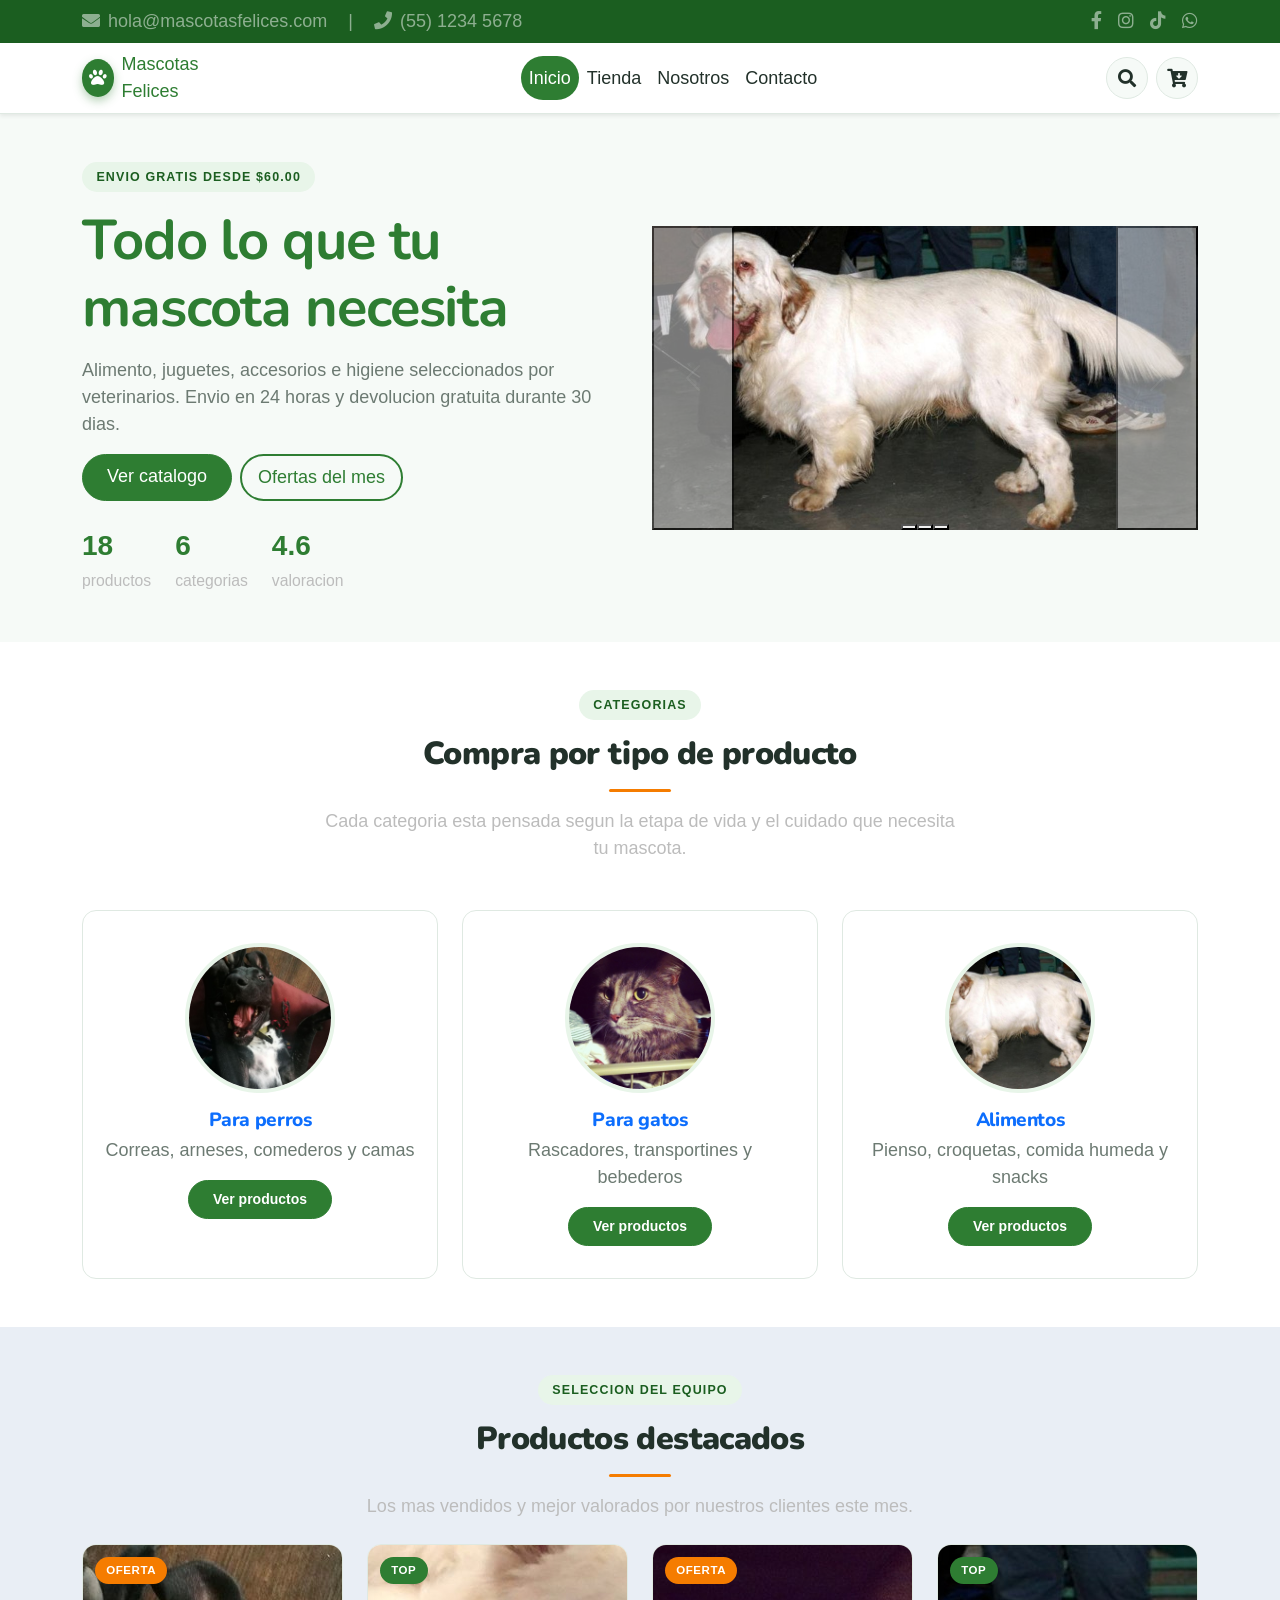
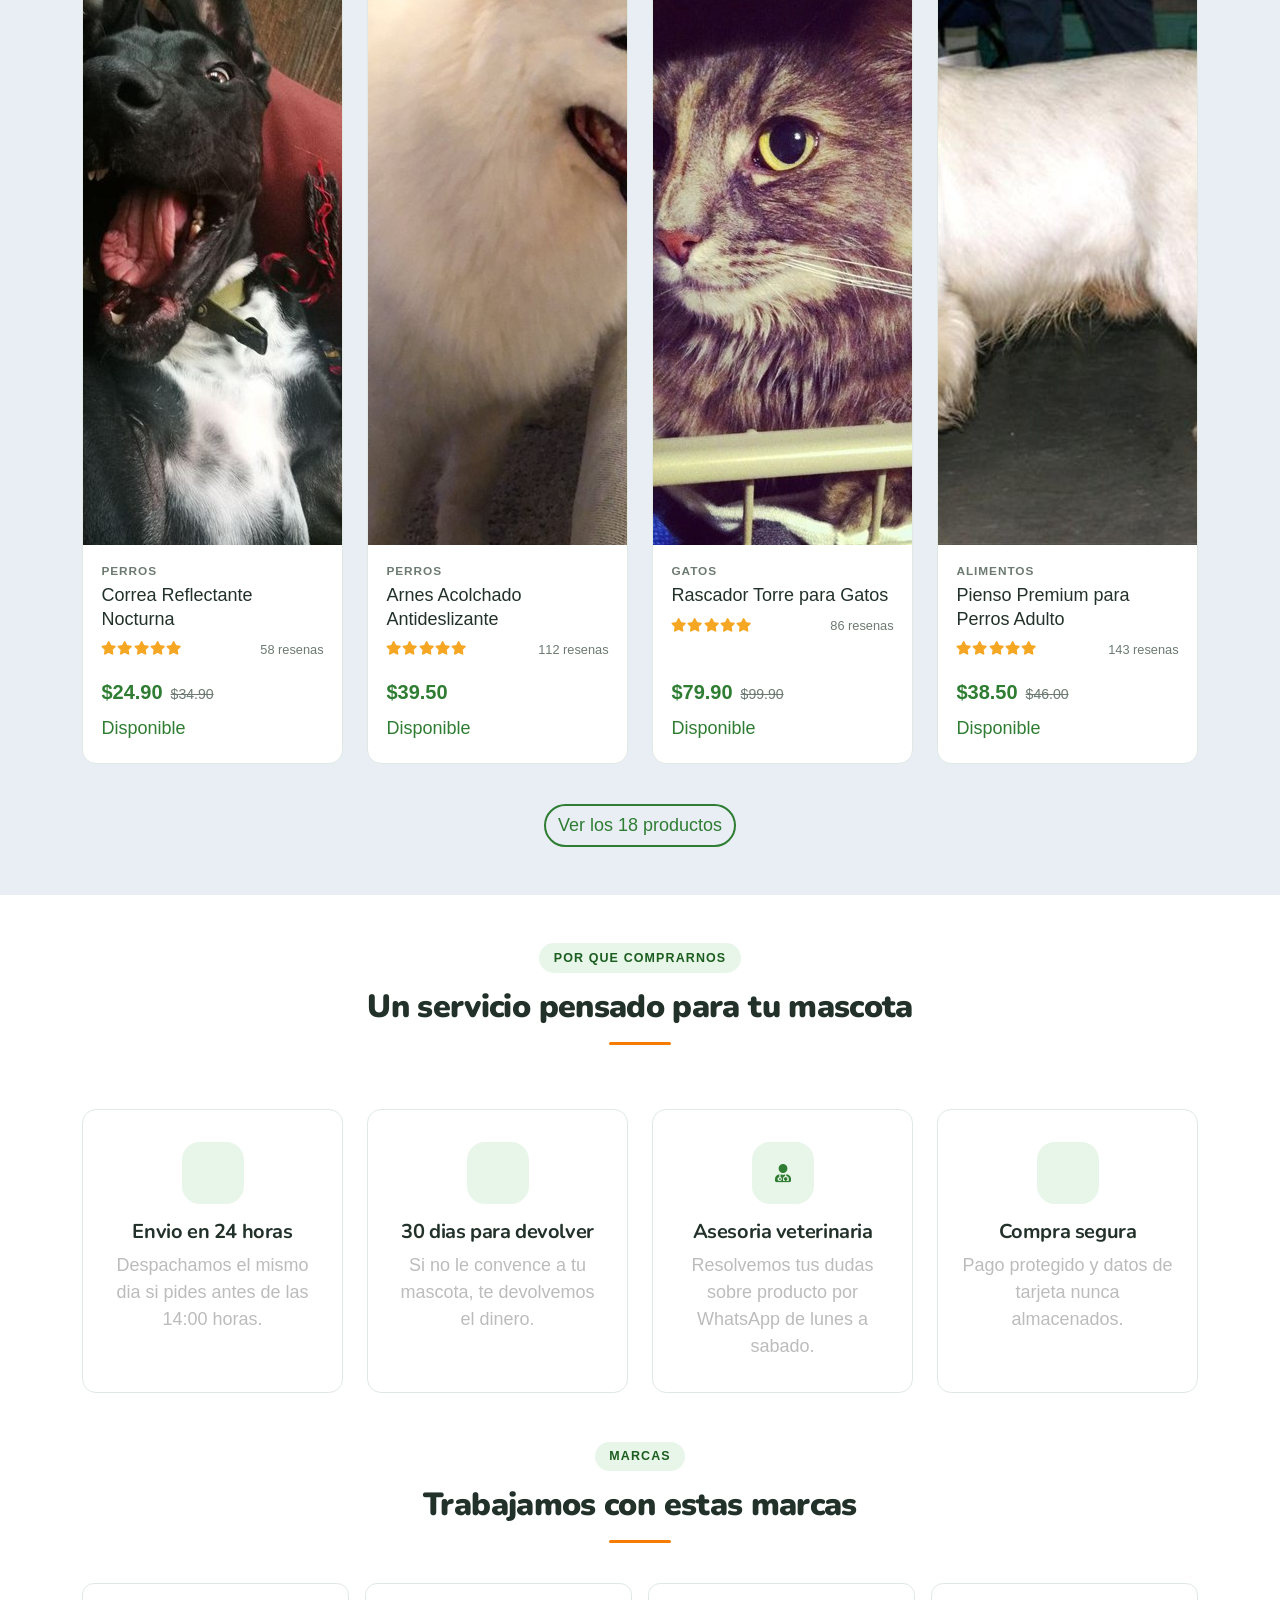
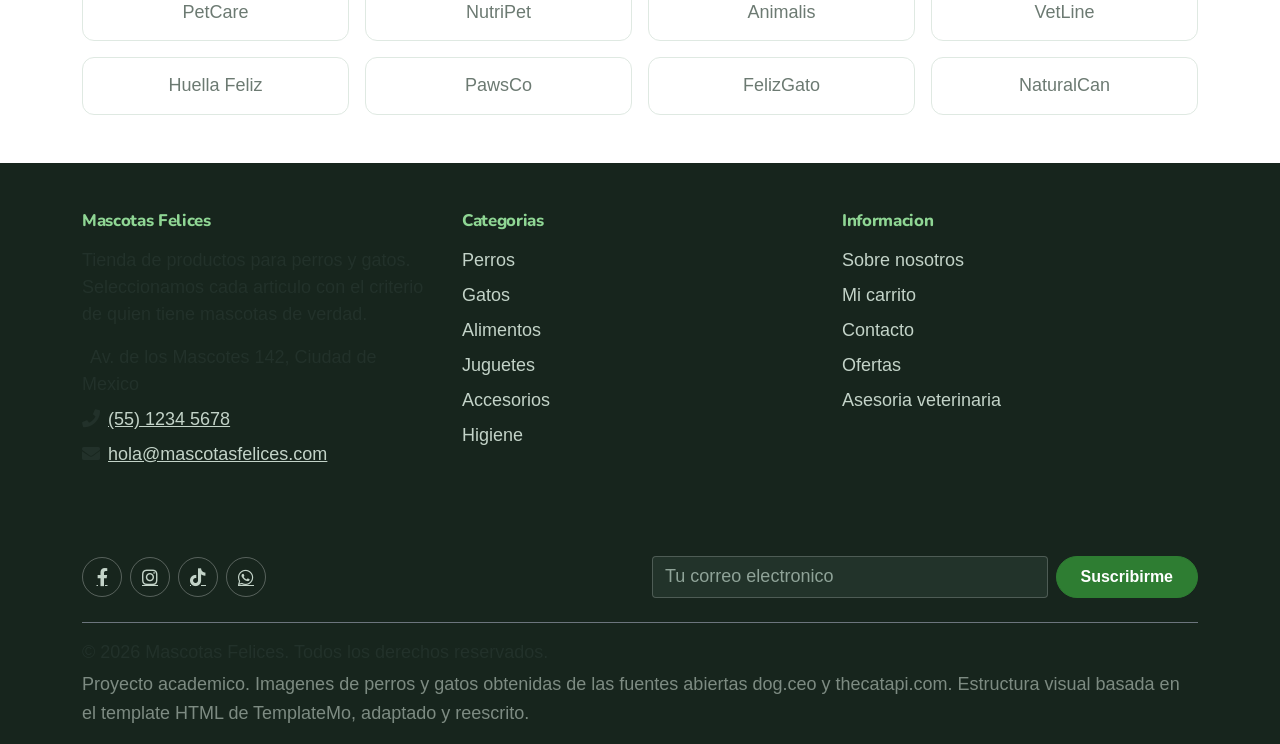
<file: index.html>
<!DOCTYPE html>
<html lang="es">

<head>
    <title>Mascotas Felices | Tienda de productos para perros y gatos</title>
    <meta charset="utf-8">
    <meta name="viewport" content="width=device-width, initial-scale=1">
    <meta name="description" content="Mascotas Felices: tienda de alimento, juguetes, accesorios e higiene para perros y gatos. Envio gratis en pedidos mayores a $60.00 MXN.">
    <meta name="author" content="Mascotas Felices">

    <link rel="apple-touch-icon" href="assets/img/apple-icon.png">
    <link rel="shortcut icon" type="image/x-icon" href="assets/img/favicon.ico">

    <link rel="stylesheet" href="assets/css/bootstrap.min.css">
    <link rel="stylesheet" href="assets/css/templatemo.css">
    <link rel="stylesheet" href="assets/css/custom.css">
    <link rel="stylesheet" href="assets/css/fontawesome.min.css">

    <link rel="preconnect" href="https://fonts.googleapis.com">
    <link rel="preconnect" href="https://fonts.gstatic.com" crossorigin>
    <link rel="stylesheet" href="https://fonts.googleapis.com/css2?family=Nunito:wght@400;600;700;800;900&display=swap">
</head>

<body>
    <a class="mf-skip-link" href="#mf-main">Ir al contenido principal</a>

    <nav class="mf-topbar d-none d-lg-block">
        <div class="container">
            <div class="d-flex justify-content-between align-items-center py-2">
                <div class="small text-white-50">
                    <i class="fas fa-envelope me-2"></i>hola@mascotasfelices.com
                    <span class="mx-3">|</span>
                    <i class="fas fa-phone me-2"></i>(55) 1234 5678
                </div>
                <div class="d-flex gap-3">
                    <a href="#" class="text-white-50" aria-label="Facebook"><i class="fab fa-facebook-f"></i></a>
                    <a href="#" class="text-white-50" aria-label="Instagram"><i class="fab fa-instagram"></i></a>
                    <a href="#" class="text-white-50" aria-label="TikTok"><i class="fab fa-tiktok"></i></a>
                    <a href="#" class="text-white-50" aria-label="WhatsApp"><i class="fab fa-whatsapp"></i></a>
                </div>
            </div>
        </div>
    </nav>

    <nav class="navbar navbar-expand-lg mf-navbar sticky-top shadow-sm">
        <div class="container">
            <a class="mf-logo" href="index.html">
                <span class="mf-logo-mark"><i class="fas fa-paw"></i></span>
                Mascotas Felices
            </a>

            <button class="navbar-toggler border-0" type="button" data-bs-toggle="collapse" data-bs-target="#mf-nav" aria-controls="mf-nav" aria-expanded="false" aria-label="Abrir menu">
                <span class="navbar-toggler-icon"></span>
            </button>

            <div class="collapse navbar-collapse" id="mf-nav">
                <ul class="navbar-nav mx-auto">
                    <li class="nav-item"><a class="nav-link active" href="index.html">Inicio</a></li>
                    <li class="nav-item"><a class="nav-link" href="shop.html">Tienda</a></li>
                    <li class="nav-item"><a class="nav-link" href="about.html">Nosotros</a></li>
                    <li class="nav-item"><a class="nav-link" href="contact.html">Contacto</a></li>
                </ul>

                <div class="d-flex align-items-center gap-2 py-3 py-lg-0">
                    <form action="shop.html" method="get" class="d-lg-none w-100 me-2">
                        <div class="input-group">
                            <input type="search" name="q" class="form-control mf-form-control" placeholder="Buscar productos..." aria-label="Buscar productos">
                            <button class="btn btn-success" type="submit" aria-label="Buscar"><i class="fas fa-search"></i></button>
                        </div>
                    </form>
                    <button class="mf-icon-btn" type="button" data-bs-toggle="modal" data-bs-target="#mf-search" aria-label="Buscar">
                        <i class="fas fa-search"></i>
                    </button>
                    <a class="mf-icon-btn" href="cart.html" aria-label="Ver carrito">
                        <i class="fas fa-cart-arrow-down"></i>
                        <span class="mf-cart-count" data-mf-cart-count>0</span>
                    </a>
                </div>
            </div>
        </div>
    </nav>

    <div class="modal fade" id="mf-search" tabindex="-1" aria-labelledby="mf-search-label" aria-hidden="true">
        <div class="modal-dialog modal-lg modal-dialog-centered">
            <div class="modal-content border-0" style="border-radius:18px">
                <div class="modal-header border-0 pb-0">
                    <h2 class="modal-title h5 fw-bold" id="mf-search-label">Buscar productos</h2>
                    <button type="button" class="btn-close" data-bs-dismiss="modal" aria-label="Cerrar"></button>
                </div>
                <div class="modal-body mf-modal-search">
                    <div class="input-group mb-3">
                        <input type="search" class="form-control mf-form-control" id="mf-search-input" placeholder="Escribe el nombre de un producto...">
                        <span class="input-group-text bg-success text-white"><i class="fas fa-search"></i></span>
                    </div>
                    <div class="mf-search-results" id="mf-search-results"></div>
                </div>
            </div>
        </div>
    </div>

    <main id="mf-main">

        <section class="mf-hero">
            <div class="container">
                <div class="row align-items-center py-5">
                    <div class="col-lg-6 mb-4 mb-lg-0">
                        <span class="mf-eyebrow">Envio gratis desde $60.00</span>
                        <h1 class="display-4 fw-bold">Todo lo que tu <span class="text-success">mascota</span> necesita</h1>
                        <p class="mf-hero-sub my-3">Alimento, juguetes, accesorios e higiene seleccionados por veterinarios. Envio en 24 horas y devolucion gratuita durante 30 dias.</p>
                        <div class="d-flex gap-2 flex-wrap">
                            <a href="shop.html" class="btn btn-success btn-lg">Ver catalogo</a>
                            <a href="#mf-destacados-seccion" class="btn btn-outline-mf btn-lg">Ofertas del mes</a>
                        </div>
                        <div class="d-flex gap-4 mt-4">
                            <div><span class="fs-3 fw-bold text-success d-block">18</span><span class="small text-muted">productos</span></div>
                            <div><span class="fs-3 fw-bold text-success d-block">6</span><span class="small text-muted">categorias</span></div>
                            <div><span class="fs-3 fw-bold text-success d-block">4.6</span><span class="small text-muted">valoracion</span></div>
                        </div>
                    </div>
                    <div class="col-lg-6">
                        <div id="mf-hero-carousel" class="carousel slide" data-bs-ride="carousel">
                            <div class="carousel-indicators">
                                <button type="button" data-bs-target="#mf-hero-carousel" data-bs-slide-to="0" class="active" aria-current="true" aria-label="Diapositiva 1"></button>
                                <button type="button" data-bs-target="#mf-hero-carousel" data-bs-slide-to="1" aria-label="Diapositiva 2"></button>
                                <button type="button" data-bs-target="#mf-hero-carousel" data-bs-slide-to="2" aria-label="Diapositiva 3"></button>
                            </div>
                            <div class="carousel-inner">
                                <div class="carousel-item active">
                                    <img src="assets/img/banner_mf_01.jpg" class="img-fluid rounded-4 shadow" alt="Perro feliz con su correa nueva" width="900" height="500">
                                </div>
                                <div class="carousel-item">
                                    <img src="assets/img/banner_mf_02.jpg" class="img-fluid rounded-4 shadow" alt="Gato descansando en su cama" width="900" height="500">
                                </div>
                                <div class="carousel-item">
                                    <img src="assets/img/banner_mf_03.jpg" class="img-fluid rounded-4 shadow" alt="Mascotas esperando su comida" width="900" height="500">
                                </div>
                            </div>
                            <button class="carousel-control-prev" type="button" data-bs-target="#mf-hero-carousel" data-bs-slide="prev">
                                <span class="carousel-control-prev-icon" aria-hidden="true"></span>
                                <span class="visually-hidden">Anterior</span>
                            </button>
                            <button class="carousel-control-next" type="button" data-bs-target="#mf-hero-carousel" data-bs-slide="next">
                                <span class="carousel-control-next-icon" aria-hidden="true"></span>
                                <span class="visually-hidden">Siguiente</span>
                            </button>
                        </div>
                    </div>
                </div>
            </div>
        </section>

        <section class="container py-5">
            <div class="row text-center mb-5">
                <div class="col-lg-7 m-auto">
                    <span class="mf-eyebrow">Categorias</span>
                    <h2 class="mf-section-title">Compra por tipo de producto</h2>
                    <div class="mf-divider"></div>
                    <p class="text-muted mb-0">Cada categoria esta pensada segun la etapa de vida y el cuidado que necesita tu mascota.</p>
                </div>
            </div>
            <div class="row g-4">
                <div class="col-12 col-md-4">
                    <a class="mf-cat-card d-block text-decoration-none" href="shop.html?cat=perros">
                        <img src="assets/img/prod_01.jpg" alt="Productos para perros" width="150" height="150" loading="lazy">
                        <h3>Para perros</h3>
                        <p>Correas, arneses, comederos y camas</p>
                        <span class="btn btn-success btn-sm">Ver productos</span>
                    </a>
                </div>
                <div class="col-12 col-md-4">
                    <a class="mf-cat-card d-block text-decoration-none" href="shop.html?cat=gatos">
                        <img src="assets/img/prod_19.jpg" alt="Productos para gatos" width="150" height="150" loading="lazy">
                        <h3>Para gatos</h3>
                        <p>Rascadores, transportines y bebederos</p>
                        <span class="btn btn-success btn-sm">Ver productos</span>
                    </a>
                </div>
                <div class="col-12 col-md-4">
                    <a class="mf-cat-card d-block text-decoration-none" href="shop.html?cat=alimentos">
                        <img src="assets/img/prod_04.jpg" alt="Alimento para mascotas" width="150" height="150" loading="lazy">
                        <h3>Alimentos</h3>
                        <p>Pienso, croquetas, comida humeda y snacks</p>
                        <span class="btn btn-success btn-sm">Ver productos</span>
                    </a>
                </div>
            </div>
        </section>

        <section class="bg-light" id="mf-destacados-seccion">
            <div class="container py-5">
                <div class="row text-center mb-4">
                    <div class="col-lg-7 m-auto">
                        <span class="mf-eyebrow">Seleccion del equipo</span>
                        <h2 class="mf-section-title">Productos destacados</h2>
                        <div class="mf-divider"></div>
                        <p class="text-muted mb-0">Los mas vendidos y mejor valorados por nuestros clientes este mes.</p>
                    </div>
                </div>
                <div class="row" id="mf-destacados"></div>
                <div class="text-center mt-3">
                    <a href="shop.html" class="btn btn-outline-mf">Ver los 18 productos</a>
                </div>
            </div>
        </section>

        <section class="container py-5">
            <div class="row text-center mb-5">
                <div class="col-lg-7 m-auto">
                    <span class="mf-eyebrow">Por que comprarnos</span>
                    <h2 class="mf-section-title">Un servicio pensado para tu mascota</h2>
                    <div class="mf-divider"></div>
                </div>
            </div>
            <div class="row g-4">
                <div class="col-12 col-md-6 col-lg-3">
                    <div class="mf-service-card text-center">
                        <div class="mf-service-icon"><i class="fas fa-truck-fast"></i></div>
                        <h3 class="h5 fw-bold">Envio en 24 horas</h3>
                        <p class="text-muted mb-0 small">Despachamos el mismo dia si pides antes de las 14:00 horas.</p>
                    </div>
                </div>
                <div class="col-12 col-md-6 col-lg-3">
                    <div class="mf-service-card text-center">
                        <div class="mf-service-icon"><i class="fas fa-rotate-left"></i></div>
                        <h3 class="h5 fw-bold">30 dias para devolver</h3>
                        <p class="text-muted mb-0 small">Si no le convence a tu mascota, te devolvemos el dinero.</p>
                    </div>
                </div>
                <div class="col-12 col-md-6 col-lg-3">
                    <div class="mf-service-card text-center">
                        <div class="mf-service-icon"><i class="fas fa-user-md"></i></div>
                        <h3 class="h5 fw-bold">Asesoria veterinaria</h3>
                        <p class="text-muted mb-0 small">Resolvemos tus dudas sobre producto por WhatsApp de lunes a sabado.</p>
                    </div>
                </div>
                <div class="col-12 col-md-6 col-lg-3">
                    <div class="mf-service-card text-center">
                        <div class="mf-service-icon"><i class="fas fa-shield-halved"></i></div>
                        <h3 class="h5 fw-bold">Compra segura</h3>
                        <p class="text-muted mb-0 small">Pago protegido y datos de tarjeta nunca almacenados.</p>
                    </div>
                </div>
            </div>
        </section>

        <section class="container pb-5">
            <div class="row text-center mb-4">
                <div class="col-lg-7 m-auto">
                    <span class="mf-eyebrow">Marcas</span>
                    <h2 class="mf-section-title">Trabajamos con estas marcas</h2>
                    <div class="mf-divider"></div>
                </div>
            </div>
            <div class="row g-3">
                <div class="col-6 col-md-3"><div class="mf-brand-pill">PetCare</div></div>
                <div class="col-6 col-md-3"><div class="mf-brand-pill">NutriPet</div></div>
                <div class="col-6 col-md-3"><div class="mf-brand-pill">Animalis</div></div>
                <div class="col-6 col-md-3"><div class="mf-brand-pill">VetLine</div></div>
                <div class="col-6 col-md-3"><div class="mf-brand-pill">Huella Feliz</div></div>
                <div class="col-6 col-md-3"><div class="mf-brand-pill">PawsCo</div></div>
                <div class="col-6 col-md-3"><div class="mf-brand-pill">FelizGato</div></div>
                <div class="col-6 col-md-3"><div class="mf-brand-pill">NaturalCan</div></div>
            </div>
        </section>

    </main>

    <footer class="mf-footer">
        <div class="container">
            <div class="row py-5">
                <div class="col-md-4 mb-4">
                    <h2 class="mf-footer-title mb-3">Mascotas Felices</h2>
                    <p class="small">Tienda de productos para perros y gatos. Seleccionamos cada articulo con el criterio de quien tiene mascotas de verdad.</p>
                    <ul class="list-unstyled mf-footer-link-list small">
                        <li><i class="fas fa-location-dot me-2"></i>Av. de los Mascotes 142, Ciudad de Mexico</li>
                        <li><i class="fas fa-phone me-2"></i><a href="tel:+525512345678">(55) 1234 5678</a></li>
                        <li><i class="fas fa-envelope me-2"></i><a href="mailto:hola@mascotasfelices.com">hola@mascotasfelices.com</a></li>
                    </ul>
                </div>
                <div class="col-md-4 mb-4">
                    <h2 class="mf-footer-title mb-3">Categorias</h2>
                    <ul class="list-unstyled mf-footer-link-list">
                        <li><a class="text-decoration-none" href="shop.html?cat=perros">Perros</a></li>
                        <li><a class="text-decoration-none" href="shop.html?cat=gatos">Gatos</a></li>
                        <li><a class="text-decoration-none" href="shop.html?cat=alimentos">Alimentos</a></li>
                        <li><a class="text-decoration-none" href="shop.html?cat=juguetes">Juguetes</a></li>
                        <li><a class="text-decoration-none" href="shop.html?cat=accesorios">Accesorios</a></li>
                        <li><a class="text-decoration-none" href="shop.html?cat=higiene">Higiene</a></li>
                    </ul>
                </div>
                <div class="col-md-4 mb-4">
                    <h2 class="mf-footer-title mb-3">Informacion</h2>
                    <ul class="list-unstyled mf-footer-link-list">
                        <li><a class="text-decoration-none" href="about.html">Sobre nosotros</a></li>
                        <li><a class="text-decoration-none" href="cart.html">Mi carrito</a></li>
                        <li><a class="text-decoration-none" href="contact.html">Contacto</a></li>
                        <li><a class="text-decoration-none" href="shop.html?orden=precio-asc">Ofertas</a></li>
                        <li><a class="text-decoration-none" href="contact.html#mf-form-contacto">Asesoria veterinaria</a></li>
                    </ul>
                </div>
            </div>

            <div class="row align-items-center pb-4">
                <div class="col-md-6 mb-3 mb-md-0">
                    <div class="d-flex gap-2">
                        <a href="#" class="mf-social" aria-label="Facebook"><i class="fab fa-facebook-f"></i></a>
                        <a href="#" class="mf-social" aria-label="Instagram"><i class="fab fa-instagram"></i></a>
                        <a href="#" class="mf-social" aria-label="TikTok"><i class="fab fa-tiktok"></i></a>
                        <a href="#" class="mf-social" aria-label="WhatsApp"><i class="fab fa-whatsapp"></i></a>
                    </div>
                </div>
                <div class="col-md-6">
                    <form class="mf-subscribe d-flex gap-2" onsubmit="event.preventDefault();MF.Toast('ok','Gracias por suscribirte. Te escribiremos pronto con novedades.');this.reset();">
                        <label class="visually-hidden" for="subscribeEmail">Correo electronico</label>
                        <input type="email" id="subscribeEmail" class="form-control" placeholder="Tu correo electronico" required>
                        <button class="btn btn-success text-nowrap" type="submit">Suscribirme</button>
                    </form>
                </div>
            </div>

            <div class="border-top border-secondary py-3">
                <p class="small mb-1">&copy; 2026 Mascotas Felices. Todos los derechos reservados.</p>
                <p class="mf-credits mb-0">Proyecto academico. Imagenes de perros y gatos obtenidas de las fuentes abiertas dog.ceo y thecatapi.com. Estructura visual basada en el template HTML de TemplateMo, adaptado y reescrito.</p>
            </div>
        </div>
    </footer>

    <script src="assets/js/jquery-1.11.0.min.js"></script>
    <script src="assets/js/jquery-migrate-1.2.1.min.js"></script>
    <script src="assets/js/bootstrap.bundle.min.js"></script>
    <script src="assets/js/productos.js"></script>
    <script src="assets/js/app.js"></script>
</body>

</html>
</file>
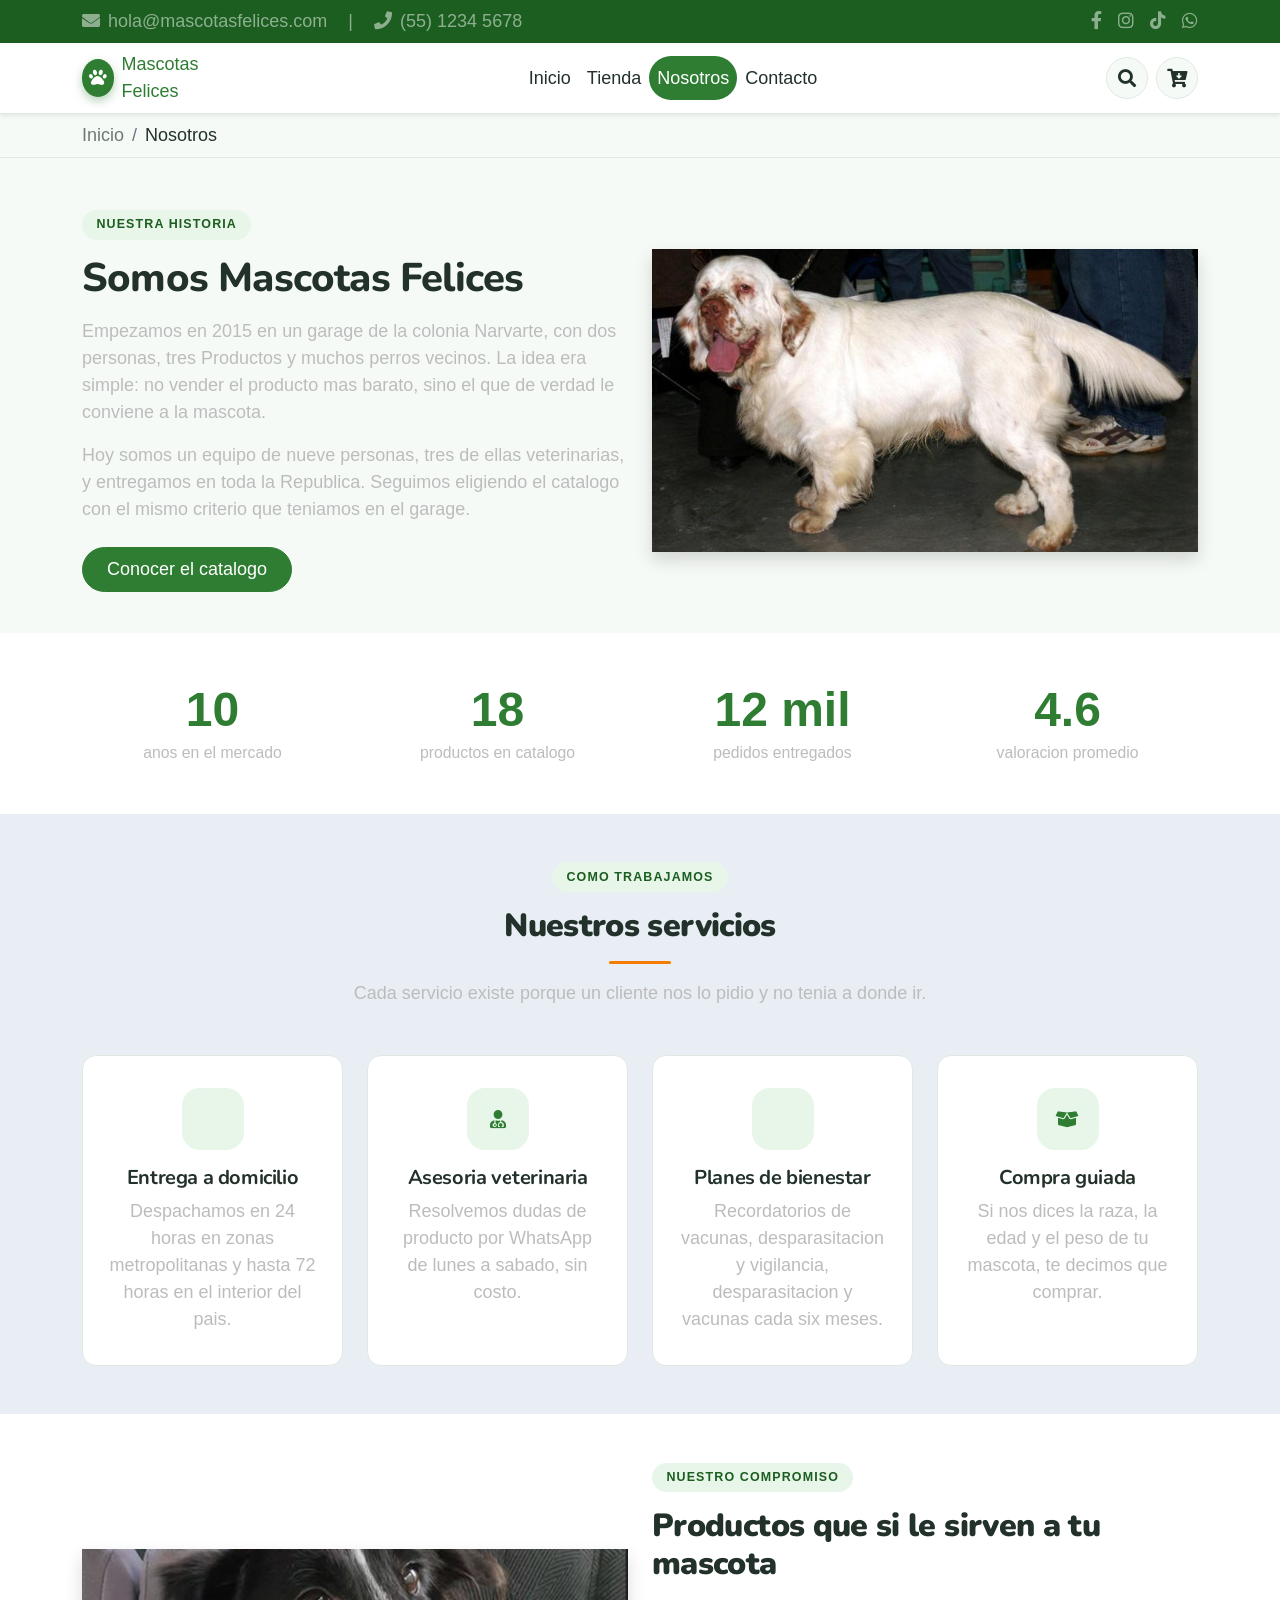
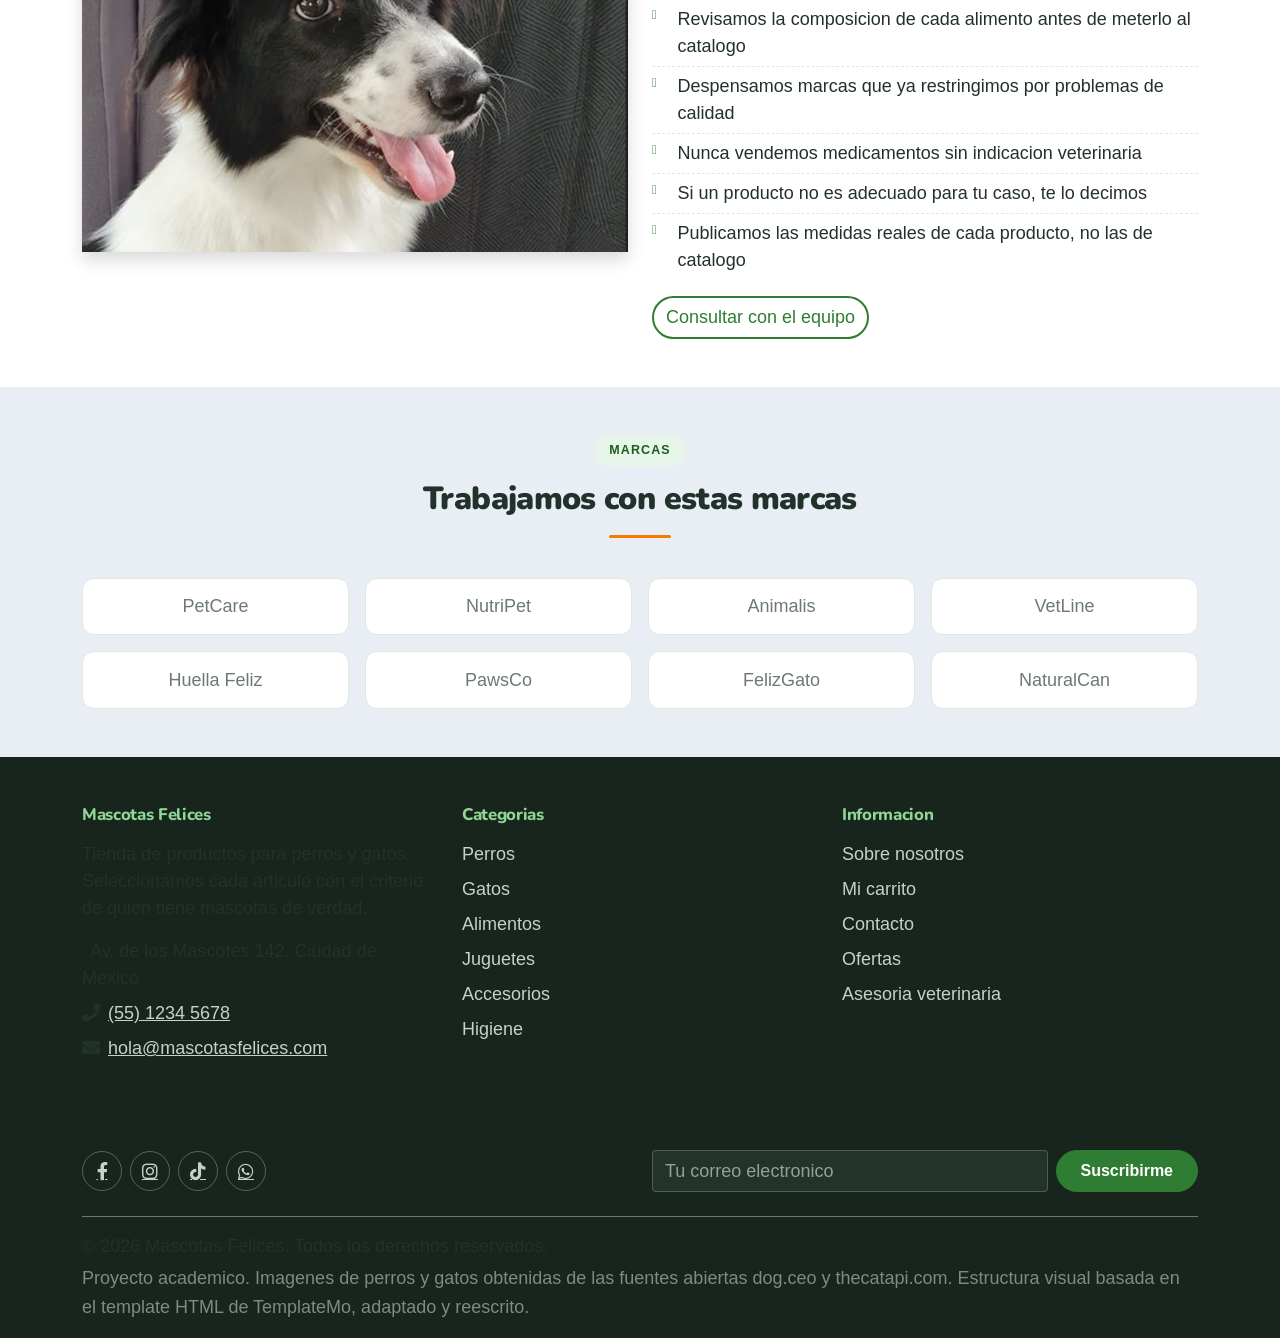
<file: about.html>
<!DOCTYPE html>
<html lang="es">

<head>
    <title>Sobre nosotros | Mascotas Felices</title>
    <meta charset="utf-8">
    <meta name="viewport" content="width=device-width, initial-scale=1">
    <meta name="description" content="Conoce a Mascotas Felices: mas de 10 anos vendiendo alimento, juguetes y accesorios para perros y gatos con asesoria veterinaria.">
    <meta name="author" content="Mascotas Felices">

    <link rel="apple-touch-icon" href="assets/img/apple-icon.png">
    <link rel="shortcut icon" type="image/x-icon" href="assets/img/favicon.ico">

    <link rel="stylesheet" href="assets/css/bootstrap.min.css">
    <link rel="stylesheet" href="assets/css/templatemo.css">
    <link rel="stylesheet" href="assets/css/custom.css">
    <link rel="stylesheet" href="assets/css/fontawesome.min.css">

    <link rel="preconnect" href="https://fonts.googleapis.com">
    <link rel="preconnect" href="https://fonts.gstatic.com" crossorigin>
    <link rel="stylesheet" href="https://fonts.googleapis.com/css2?family=Nunito:wght@400;600;700;800;900&display=swap">
</head>

<body>
    <a class="mf-skip-link" href="#mf-main">Ir al contenido principal</a>

    <nav class="mf-topbar d-none d-lg-block">
        <div class="container">
            <div class="d-flex justify-content-between align-items-center py-2">
                <div class="small text-white-50">
                    <i class="fas fa-envelope me-2"></i>hola@mascotasfelices.com
                    <span class="mx-3">|</span>
                    <i class="fas fa-phone me-2"></i>(55) 1234 5678
                </div>
                <div class="d-flex gap-3">
                    <a href="#" class="text-white-50" aria-label="Facebook"><i class="fab fa-facebook-f"></i></a>
                    <a href="#" class="text-white-50" aria-label="Instagram"><i class="fab fa-instagram"></i></a>
                    <a href="#" class="text-white-50" aria-label="TikTok"><i class="fab fa-tiktok"></i></a>
                    <a href="#" class="text-white-50" aria-label="WhatsApp"><i class="fab fa-whatsapp"></i></a>
                </div>
            </div>
        </div>
    </nav>

    <nav class="navbar navbar-expand-lg mf-navbar sticky-top shadow-sm">
        <div class="container">
            <a class="mf-logo" href="index.html">
                <span class="mf-logo-mark"><i class="fas fa-paw"></i></span>
                Mascotas Felices
            </a>

            <button class="navbar-toggler border-0" type="button" data-bs-toggle="collapse" data-bs-target="#mf-nav" aria-controls="mf-nav" aria-expanded="false" aria-label="Abrir menu">
                <span class="navbar-toggler-icon"></span>
            </button>

            <div class="collapse navbar-collapse" id="mf-nav">
                <ul class="navbar-nav mx-auto">
                    <li class="nav-item"><a class="nav-link" href="index.html">Inicio</a></li>
                    <li class="nav-item"><a class="nav-link" href="shop.html">Tienda</a></li>
                    <li class="nav-item"><a class="nav-link active" href="about.html">Nosotros</a></li>
                    <li class="nav-item"><a class="nav-link" href="contact.html">Contacto</a></li>
                </ul>

                <div class="d-flex align-items-center gap-2 py-3 py-lg-0">
                    <form action="shop.html" method="get" class="d-lg-none w-100 me-2">
                        <div class="input-group">
                            <input type="search" name="q" class="form-control mf-form-control" placeholder="Buscar productos..." aria-label="Buscar productos">
                            <button class="btn btn-success" type="submit" aria-label="Buscar"><i class="fas fa-search"></i></button>
                        </div>
                    </form>
                    <button class="mf-icon-btn" type="button" data-bs-toggle="modal" data-bs-target="#mf-search" aria-label="Buscar">
                        <i class="fas fa-search"></i>
                    </button>
                    <a class="mf-icon-btn" href="cart.html" aria-label="Ver carrito">
                        <i class="fas fa-cart-arrow-down"></i>
                        <span class="mf-cart-count" data-mf-cart-count>0</span>
                    </a>
                </div>
            </div>
        </div>
    </nav>

    <div class="modal fade" id="mf-search" tabindex="-1" aria-labelledby="mf-search-label" aria-hidden="true">
        <div class="modal-dialog modal-lg modal-dialog-centered">
            <div class="modal-content border-0" style="border-radius:18px">
                <div class="modal-header border-0 pb-0">
                    <h2 class="modal-title h5 fw-bold" id="mf-search-label">Buscar productos</h2>
                    <button type="button" class="btn-close" data-bs-dismiss="modal" aria-label="Cerrar"></button>
                </div>
                <div class="modal-body mf-modal-search">
                    <div class="input-group mb-3">
                        <input type="search" class="form-control mf-form-control" id="mf-search-input" placeholder="Escribe el nombre de un producto...">
                        <span class="input-group-text bg-success text-white"><i class="fas fa-search"></i></span>
                    </div>
                    <div class="mf-search-results" id="mf-search-results"></div>
                </div>
            </div>
        </div>
    </div>

    <main id="mf-main">
        <div class="mf-breadcrumb-bar py-2">
            <div class="container">
                <nav aria-label="Ruta de navegacion">
                    <ol class="breadcrumb">
                        <li class="breadcrumb-item"><a href="index.html">Inicio</a></li>
                        <li class="breadcrumb-item active" aria-current="page">Nosotros</li>
                    </ol>
                </nav>
            </div>
        </div>

        <section class="mf-page-head">
            <div class="container">
                <div class="row align-items-center g-4">
                    <div class="col-lg-6">
                        <span class="mf-eyebrow">Nuestra historia</span>
                        <h1 class="mb-3">Somos Mascotas Felices</h1>
                        <p class="text-muted">Empezamos en 2015 en un garage de la colonia Narvarte, con dos personas, tres Productos y muchos perros vecinos. La idea era simple: no vender el producto mas barato, sino el que de verdad le conviene a la mascota.</p>
                        <p class="text-muted mb-4">Hoy somos un equipo de nueve personas, tres de ellas veterinarias, y entregamos en toda la Republica. Seguimos eligiendo el catalogo con el mismo criterio que teniamos en el garage.</p>
                        <a href="shop.html" class="btn btn-success">Conocer el catalogo</a>
                    </div>
                    <div class="col-lg-6">
                        <img src="assets/img/banner_mf_01.jpg" class="img-fluid rounded-4 shadow" alt="Nuestro equipo trabajando con mascotas" width="900" height="500">
                    </div>
                </div>
            </div>
        </section>

        <section class="container py-5">
            <div class="row g-4">
                <div class="col-6 col-lg-3">
                    <div class="text-center">
                        <span class="display-5 fw-bold text-success d-block">10</span>
                        <span class="text-muted small">anos en el mercado</span>
                    </div>
                </div>
                <div class="col-6 col-lg-3">
                    <div class="text-center">
                        <span class="display-5 fw-bold text-success d-block">18</span>
                        <span class="text-muted small">productos en catalogo</span>
                    </div>
                </div>
                <div class="col-6 col-lg-3">
                    <div class="text-center">
                        <span class="display-5 fw-bold text-success d-block">12 mil</span>
                        <span class="text-muted small">pedidos entregados</span>
                    </div>
                </div>
                <div class="col-6 col-lg-3">
                    <div class="text-center">
                        <span class="display-5 fw-bold text-success d-block">4.6</span>
                        <span class="text-muted small">valoracion promedio</span>
                    </div>
                </div>
            </div>
        </section>

        <section class="bg-light">
            <div class="container py-5">
                <div class="row text-center mb-5">
                    <div class="col-lg-7 m-auto">
                        <span class="mf-eyebrow">Como trabajamos</span>
                        <h2 class="mf-section-title">Nuestros servicios</h2>
                        <div class="mf-divider"></div>
                        <p class="text-muted mb-0">Cada servicio existe porque un cliente nos lo pidio y no tenia a donde ir.</p>
                    </div>
                </div>
                <div class="row g-4">
                    <div class="col-12 col-md-6 col-lg-3">
                        <div class="mf-service-card text-center">
                            <div class="mf-service-icon"><i class="fas fa-truck-fast"></i></div>
                            <h3 class="h5 fw-bold">Entrega a domicilio</h3>
                            <p class="text-muted small mb-0">Despachamos en 24 horas en zonas metropolitanas y hasta 72 horas en el interior del pais.</p>
                        </div>
                    </div>
                    <div class="col-12 col-md-6 col-lg-3">
                        <div class="mf-service-card text-center">
                            <div class="mf-service-icon"><i class="fas fa-user-md"></i></div>
                            <h3 class="h5 fw-bold">Asesoria veterinaria</h3>
                            <p class="text-muted small mb-0">Resolvemos dudas de producto por WhatsApp de lunes a sabado, sin costo.</p>
                        </div>
                    </div>
                    <div class="col-12 col-md-6 col-lg-3">
                        <div class="mf-service-card text-center">
                            <div class="mf-service-icon"><i class="fas fa-heart-pulse"></i></div>
                            <h3 class="h5 fw-bold">Planes de bienestar</h3>
                            <p class="text-muted small mb-0">Recordatorios de vacunas, desparasitacion y vigilancia, desparasitacion y vacunas cada six meses.</p>
                        </div>
                    </div>
                    <div class="col-12 col-md-6 col-lg-3">
                        <div class="mf-service-card text-center">
                            <div class="mf-service-icon"><i class="fas fa-box-open"></i></div>
                            <h3 class="h5 fw-bold">Compra guiada</h3>
                            <p class="text-muted small mb-0">Si nos dices la raza, la edad y el peso de tu mascota, te decimos que comprar.</p>
                        </div>
                    </div>
                </div>
            </div>
        </section>

        <section class="container py-5">
            <div class="row align-items-center g-4">
                <div class="col-lg-6">
                    <img src="assets/img/banner_mf_02.jpg" class="img-fluid rounded-4 shadow" alt="Mascota atendida en la veterinaria" width="900" height="500">
                </div>
                <div class="col-lg-6">
                    <span class="mf-eyebrow">Nuestro compromiso</span>
                    <h2 class="mf-section-title mb-3">Productos que si le sirven a tu mascota</h2>
                    <ul class="mf-spec-list">
                        <li>Revisamos la composicion de cada alimento antes de meterlo al catalogo</li>
                        <li>Despensamos marcas que ya restringimos por problemas de calidad</li>
                        <li>Nunca vendemos medicamentos sin indicacion veterinaria</li>
                        <li>Si un producto no es adecuado para tu caso, te lo decimos</li>
                        <li>Publicamos las medidas reales de cada producto, no las de catalogo</li>
                    </ul>
                    <a href="contact.html" class="btn btn-outline-mf mt-3">Consultar con el equipo</a>
                </div>
            </div>
        </section>

        <section class="bg-light">
            <div class="container py-5">
                <div class="row text-center mb-4">
                    <div class="col-lg-7 m-auto">
                        <span class="mf-eyebrow">Marcas</span>
                        <h2 class="mf-section-title">Trabajamos con estas marcas</h2>
                        <div class="mf-divider"></div>
                    </div>
                </div>
                <div class="row g-3">
                    <div class="col-6 col-md-3"><div class="mf-brand-pill">PetCare</div></div>
                    <div class="col-6 col-md-3"><div class="mf-brand-pill">NutriPet</div></div>
                    <div class="col-6 col-md-3"><div class="mf-brand-pill">Animalis</div></div>
                    <div class="col-6 col-md-3"><div class="mf-brand-pill">VetLine</div></div>
                    <div class="col-6 col-md-3"><div class="mf-brand-pill">Huella Feliz</div></div>
                    <div class="col-6 col-md-3"><div class="mf-brand-pill">PawsCo</div></div>
                    <div class="col-6 col-md-3"><div class="mf-brand-pill">FelizGato</div></div>
                    <div class="col-6 col-md-3"><div class="mf-brand-pill">NaturalCan</div></div>
                </div>
            </div>
        </section>
    </main>

    <footer class="mf-footer">
        <div class="container">
            <div class="row py-5">
                <div class="col-md-4 mb-4">
                    <h2 class="mf-footer-title mb-3">Mascotas Felices</h2>
                    <p class="small">Tienda de productos para perros y gatos. Seleccionamos cada articulo con el criterio de quien tiene mascotas de verdad.</p>
                    <ul class="list-unstyled mf-footer-link-list small">
                        <li><i class="fas fa-location-dot me-2"></i>Av. de los Mascotes 142, Ciudad de Mexico</li>
                        <li><i class="fas fa-phone me-2"></i><a href="tel:+525512345678">(55) 1234 5678</a></li>
                        <li><i class="fas fa-envelope me-2"></i><a href="mailto:hola@mascotasfelices.com">hola@mascotasfelices.com</a></li>
                    </ul>
                </div>
                <div class="col-md-4 mb-4">
                    <h2 class="mf-footer-title mb-3">Categorias</h2>
                    <ul class="list-unstyled mf-footer-link-list">
                        <li><a class="text-decoration-none" href="shop.html?cat=perros">Perros</a></li>
                        <li><a class="text-decoration-none" href="shop.html?cat=gatos">Gatos</a></li>
                        <li><a class="text-decoration-none" href="shop.html?cat=alimentos">Alimentos</a></li>
                        <li><a class="text-decoration-none" href="shop.html?cat=juguetes">Juguetes</a></li>
                        <li><a class="text-decoration-none" href="shop.html?cat=accesorios">Accesorios</a></li>
                        <li><a class="text-decoration-none" href="shop.html?cat=higiene">Higiene</a></li>
                    </ul>
                </div>
                <div class="col-md-4 mb-4">
                    <h2 class="mf-footer-title mb-3">Informacion</h2>
                    <ul class="list-unstyled mf-footer-link-list">
                        <li><a class="text-decoration-none" href="about.html">Sobre nosotros</a></li>
                        <li><a class="text-decoration-none" href="cart.html">Mi carrito</a></li>
                        <li><a class="text-decoration-none" href="contact.html">Contacto</a></li>
                        <li><a class="text-decoration-none" href="shop.html?orden=precio-asc">Ofertas</a></li>
                        <li><a class="text-decoration-none" href="contact.html#mf-form-contacto">Asesoria veterinaria</a></li>
                    </ul>
                </div>
            </div>

            <div class="row align-items-center pb-4">
                <div class="col-md-6 mb-3 mb-md-0">
                    <div class="d-flex gap-2">
                        <a href="#" class="mf-social" aria-label="Facebook"><i class="fab fa-facebook-f"></i></a>
                        <a href="#" class="mf-social" aria-label="Instagram"><i class="fab fa-instagram"></i></a>
                        <a href="#" class="mf-social" aria-label="TikTok"><i class="fab fa-tiktok"></i></a>
                        <a href="#" class="mf-social" aria-label="WhatsApp"><i class="fab fa-whatsapp"></i></a>
                    </div>
                </div>
                <div class="col-md-6">
                    <form class="mf-subscribe d-flex gap-2" onsubmit="event.preventDefault();MF.Toast('ok','Gracias por suscribirte. Te escribiremos pronto con novedades.');this.reset();">
                        <label class="visually-hidden" for="subscribeEmail">Correo electronico</label>
                        <input type="email" id="subscribeEmail" class="form-control" placeholder="Tu correo electronico" required>
                        <button class="btn btn-success text-nowrap" type="submit">Suscribirme</button>
                    </form>
                </div>
            </div>

            <div class="border-top border-secondary py-3">
                <p class="small mb-1">&copy; 2026 Mascotas Felices. Todos los derechos reservados.</p>
                <p class="mf-credits mb-0">Proyecto academico. Imagenes de perros y gatos obtenidas de las fuentes abiertas dog.ceo y thecatapi.com. Estructura visual basada en el template HTML de TemplateMo, adaptado y reescrito.</p>
            </div>
        </div>
    </footer>

    <script src="assets/js/jquery-1.11.0.min.js"></script>
    <script src="assets/js/jquery-migrate-1.2.1.min.js"></script>
    <script src="assets/js/bootstrap.bundle.min.js"></script>
    <script src="assets/js/productos.js"></script>
    <script src="assets/js/app.js"></script>
</body>

</html>
</file>
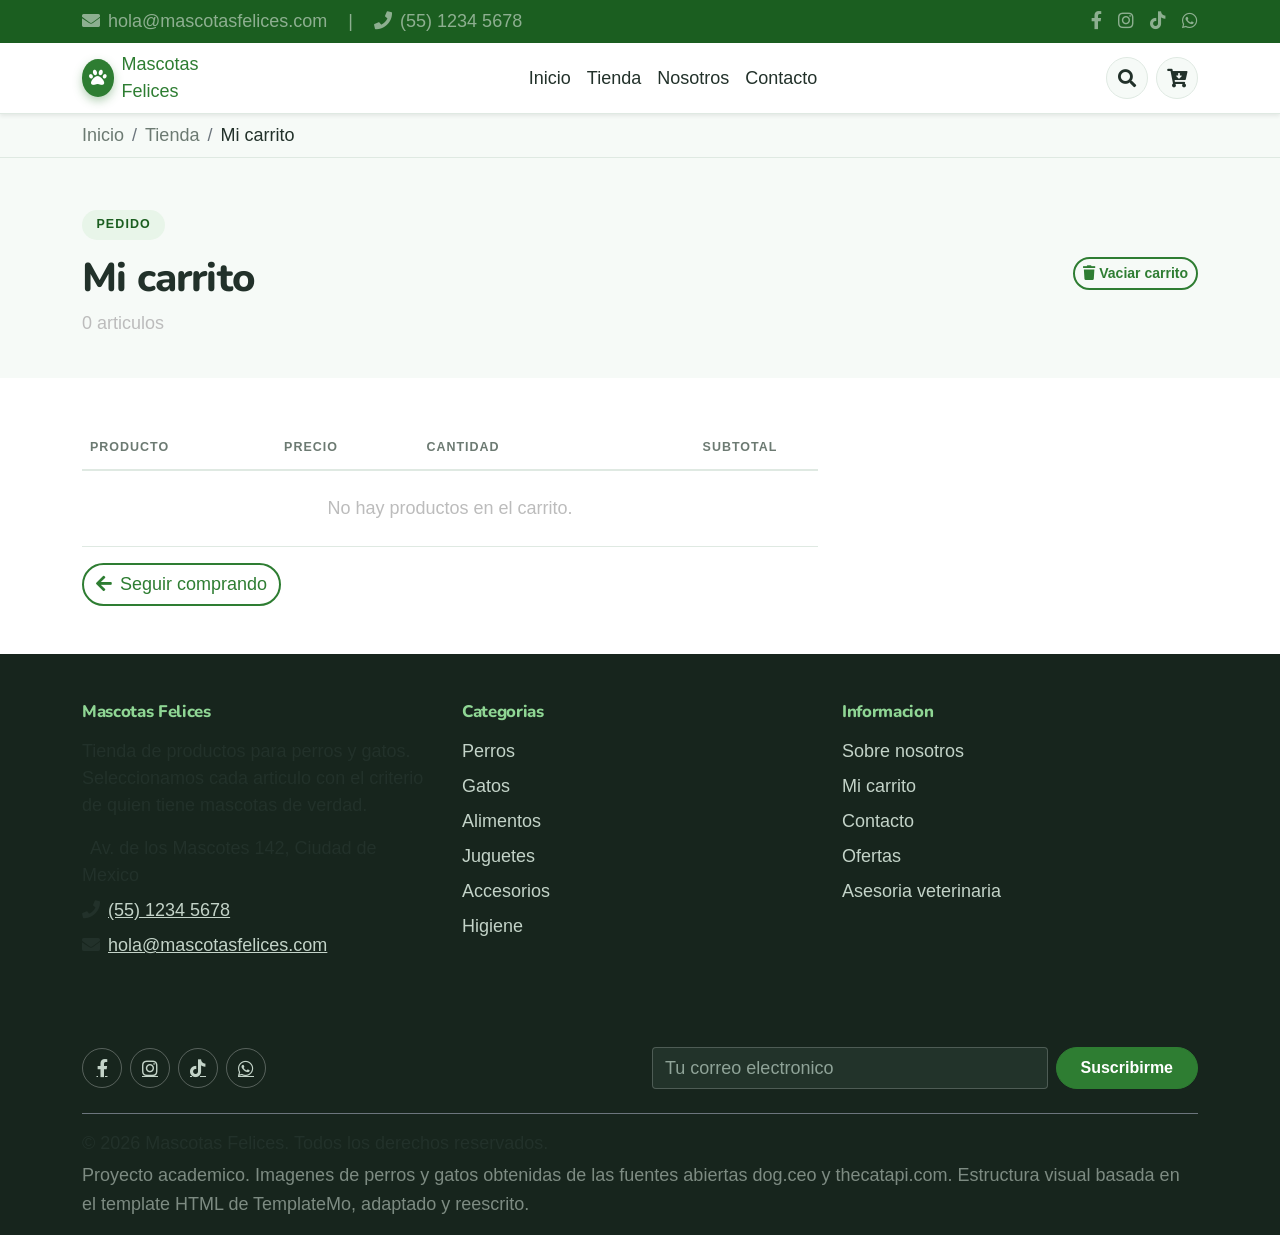
<file: cart.html>
<!DOCTYPE html>
<html lang="es">

<head>
    <title>Mi carrito | Mascotas Felices</title>
    <meta charset="utf-8">
    <meta name="viewport" content="width=device-width, initial-scale=1">
    <meta name="description" content="Revisa los productos que agregaste a tu carrito, ajusta cantidades y consulta el total de tu pedido en Mascotas Felices.">
    <meta name="author" content="Mascotas Felices">

    <link rel="apple-touch-icon" href="assets/img/apple-icon.png">
    <link rel="shortcut icon" type="image/x-icon" href="assets/img/favicon.ico">

    <link rel="stylesheet" href="assets/css/bootstrap.min.css">
    <link rel="stylesheet" href="assets/css/templatemo.css">
    <link rel="stylesheet" href="assets/css/custom.css">
    <link rel="stylesheet" href="assets/css/fontawesome.min.css">

    <link rel="preconnect" href="https://fonts.googleapis.com">
    <link rel="preconnect" href="https://fonts.gstatic.com" crossorigin>
    <link rel="stylesheet" href="https://fonts.googleapis.com/css2?family=Nunito:wght@400;600;700;800;900&display=swap">
</head>

<body>
    <a class="mf-skip-link" href="#mf-main">Ir al contenido principal</a>

    <nav class="mf-topbar d-none d-lg-block">
        <div class="container">
            <div class="d-flex justify-content-between align-items-center py-2">
                <div class="small text-white-50">
                    <i class="fas fa-envelope me-2"></i>hola@mascotasfelices.com
                    <span class="mx-3">|</span>
                    <i class="fas fa-phone me-2"></i>(55) 1234 5678
                </div>
                <div class="d-flex gap-3">
                    <a href="#" class="text-white-50" aria-label="Facebook"><i class="fab fa-facebook-f"></i></a>
                    <a href="#" class="text-white-50" aria-label="Instagram"><i class="fab fa-instagram"></i></a>
                    <a href="#" class="text-white-50" aria-label="TikTok"><i class="fab fa-tiktok"></i></a>
                    <a href="#" class="text-white-50" aria-label="WhatsApp"><i class="fab fa-whatsapp"></i></a>
                </div>
            </div>
        </div>
    </nav>

    <nav class="navbar navbar-expand-lg mf-navbar sticky-top shadow-sm">
        <div class="container">
            <a class="mf-logo" href="index.html">
                <span class="mf-logo-mark"><i class="fas fa-paw"></i></span>
                Mascotas Felices
            </a>

            <button class="navbar-toggler border-0" type="button" data-bs-toggle="collapse" data-bs-target="#mf-nav" aria-controls="mf-nav" aria-expanded="false" aria-label="Abrir menu">
                <span class="navbar-toggler-icon"></span>
            </button>

            <div class="collapse navbar-collapse" id="mf-nav">
                <ul class="navbar-nav mx-auto">
                    <li class="nav-item"><a class="nav-link" href="index.html">Inicio</a></li>
                    <li class="nav-item"><a class="nav-link" href="shop.html">Tienda</a></li>
                    <li class="nav-item"><a class="nav-link" href="about.html">Nosotros</a></li>
                    <li class="nav-item"><a class="nav-link" href="contact.html">Contacto</a></li>
                </ul>

                <div class="d-flex align-items-center gap-2 py-3 py-lg-0">
                    <form action="shop.html" method="get" class="d-lg-none w-100 me-2">
                        <div class="input-group">
                            <input type="search" name="q" class="form-control mf-form-control" placeholder="Buscar productos..." aria-label="Buscar productos">
                            <button class="btn btn-success" type="submit" aria-label="Buscar"><i class="fas fa-search"></i></button>
                        </div>
                    </form>
                    <button class="mf-icon-btn" type="button" data-bs-toggle="modal" data-bs-target="#mf-search" aria-label="Buscar">
                        <i class="fas fa-search"></i>
                    </button>
                    <a class="mf-icon-btn" href="cart.html" aria-label="Ver carrito">
                        <i class="fas fa-cart-arrow-down"></i>
                        <span class="mf-cart-count" data-mf-cart-count>0</span>
                    </a>
                </div>
            </div>
        </div>
    </nav>

    <div class="modal fade" id="mf-search" tabindex="-1" aria-labelledby="mf-search-label" aria-hidden="true">
        <div class="modal-dialog modal-lg modal-dialog-centered">
            <div class="modal-content border-0" style="border-radius:18px">
                <div class="modal-header border-0 pb-0">
                    <h2 class="modal-title h5 fw-bold" id="mf-search-label">Buscar productos</h2>
                    <button type="button" class="btn-close" data-bs-dismiss="modal" aria-label="Cerrar"></button>
                </div>
                <div class="modal-body mf-modal-search">
                    <div class="input-group mb-3">
                        <input type="search" class="form-control mf-form-control" id="mf-search-input" placeholder="Escribe el nombre de un producto...">
                        <span class="input-group-text bg-success text-white"><i class="fas fa-search"></i></span>
                    </div>
                    <div class="mf-search-results" id="mf-search-results"></div>
                </div>
            </div>
        </div>
    </div>

    <main id="mf-main">
        <div class="mf-breadcrumb-bar py-2">
            <div class="container">
                <nav aria-label="Ruta de navegacion">
                    <ol class="breadcrumb">
                        <li class="breadcrumb-item"><a href="index.html">Inicio</a></li>
                        <li class="breadcrumb-item"><a href="shop.html">Tienda</a></li>
                        <li class="breadcrumb-item active" aria-current="page">Mi carrito</li>
                    </ol>
                </nav>
            </div>
        </div>

        <section class="mf-page-head">
            <div class="container">
                <div class="row align-items-center">
                    <div class="col-lg-8">
                        <span class="mf-eyebrow">Pedido</span>
                        <h1 class="mb-2">Mi carrito</h1>
                        <p class="text-muted mb-0" id="mf-unidades">0 articulos</p>
                    </div>
                    <div class="col-lg-4 text-lg-end mt-3 mt-lg-0">
                        <button type="button" class="btn btn-outline-mf btn-sm" data-mf-vaciar>
                            <i class="fas fa-trash me-1"></i>Vaciar carrito
                        </button>
                    </div>
                </div>
            </div>
        </section>

        <section class="container py-5">
            <div class="mf-alert-ok mb-4" id="mf-alert-ok">
                <i class="fas fa-circle-check me-2"></i>Pedido confirmado. Te enviamos el resumen por correo.
            </div>

            <div class="row">
                <div class="col-lg-8">
                    <div id="mf-carrito-vacio" class="mf-empty mb-4" style="display:none">
                        <i class="fas fa-cart-arrow-down"></i>
                        <p class="mb-1 fw-bold">Tu carrito esta vacio</p>
                        <p class="mb-3">Todavia no agregaste productos. Recorre nuestro catalogo para empezar.</p>
                        <a href="shop.html" class="btn btn-success">Ir a la tienda</a>
                    </div>

                    <div class="table-responsive">
                        <table class="mf-cart-table">
                            <caption class="visually-hidden">Productos en tu carrito</caption>
                            <thead>
                                <tr>
                                    <th scope="col">Producto</th>
                                    <th scope="col">Precio</th>
                                    <th scope="col">Cantidad</th>
                                    <th scope="col" class="text-end">Subtotal</th>
                                    <th scope="col"><span class="visually-hidden">Quitar</span></th>
                                </tr>
                            </thead>
                            <tbody id="mf-cart-body"></tbody>
                            <tbody id="mf-cart-fila-vacia" style="display:none">
                                <tr>
                                    <td colspan="5" class="text-center text-muted py-4">
                                        No hay productos en el carrito.
                                    </td>
                                </tr>
                            </tbody>
                        </table>
                    </div>

                    <a href="shop.html" class="btn btn-outline-mf mt-3">
                        <i class="fas fa-arrow-left me-2"></i>Seguir comprando
                    </a>
                </div>

                <div class="col-lg-4">
                    <div class="mf-cart-summary" id="mf-carrito-resumen">
                        <h2 class="h6 fw-bold mb-3">Resumen del pedido</h2>

                        <div class="mf-summary-row">
                            <span class="text-muted">Subtotal</span>
                            <span class="fw-bold" id="mf-subtotal">$0.00</span>
                        </div>
                        <div class="mf-summary-row">
                            <span class="text-muted">Envio</span>
                            <span class="fw-bold" id="mf-envio">$0.00</span>
                        </div>
                        <p class="small text-muted" id="mf-envio-pista"></p>

                        <div class="mf-summary-total">
                            <span>Total</span>
                            <span id="mf-total">$0.00</span>
                        </div>

                        <button type="button" class="btn btn-success w-100 btn-lg mt-3" id="mf-finalizar" onclick="MF.Toast('ok','Pedido confirmado. Te enviamos el resumen por correo.');document.getElementById('mf-alert-ok').classList.add('show');MF.carrito.vaciar();">
                            Finalizar compra
                        </button>

                        <ul class="list-unstyled small text-muted mt-3 mb-0">
                            <li class="mb-1"><i class="fas fa-lock me-2 text-success"></i>Pago protegido</li>
                            <li class="mb-1"><i class="fas fa-truck me-2 text-success"></i>Despacho en 24 horas</li>
                            <li><i class="fas fa-rotate-left me-2 text-success"></i>Devolucion gratuita por 30 dias</li>
                        </ul>
                    </div>
                </div>
            </div>
        </section>
    </main>

    <footer class="mf-footer">
        <div class="container">
            <div class="row py-5">
                <div class="col-md-4 mb-4">
                    <h2 class="mf-footer-title mb-3">Mascotas Felices</h2>
                    <p class="small">Tienda de productos para perros y gatos. Seleccionamos cada articulo con el criterio de quien tiene mascotas de verdad.</p>
                    <ul class="list-unstyled mf-footer-link-list small">
                        <li><i class="fas fa-location-dot me-2"></i>Av. de los Mascotes 142, Ciudad de Mexico</li>
                        <li><i class="fas fa-phone me-2"></i><a href="tel:+525512345678">(55) 1234 5678</a></li>
                        <li><i class="fas fa-envelope me-2"></i><a href="mailto:hola@mascotasfelices.com">hola@mascotasfelices.com</a></li>
                    </ul>
                </div>
                <div class="col-md-4 mb-4">
                    <h2 class="mf-footer-title mb-3">Categorias</h2>
                    <ul class="list-unstyled mf-footer-link-list">
                        <li><a class="text-decoration-none" href="shop.html?cat=perros">Perros</a></li>
                        <li><a class="text-decoration-none" href="shop.html?cat=gatos">Gatos</a></li>
                        <li><a class="text-decoration-none" href="shop.html?cat=alimentos">Alimentos</a></li>
                        <li><a class="text-decoration-none" href="shop.html?cat=juguetes">Juguetes</a></li>
                        <li><a class="text-decoration-none" href="shop.html?cat=accesorios">Accesorios</a></li>
                        <li><a class="text-decoration-none" href="shop.html?cat=higiene">Higiene</a></li>
                    </ul>
                </div>
                <div class="col-md-4 mb-4">
                    <h2 class="mf-footer-title mb-3">Informacion</h2>
                    <ul class="list-unstyled mf-footer-link-list">
                        <li><a class="text-decoration-none" href="about.html">Sobre nosotros</a></li>
                        <li><a class="text-decoration-none" href="cart.html">Mi carrito</a></li>
                        <li><a class="text-decoration-none" href="contact.html">Contacto</a></li>
                        <li><a class="text-decoration-none" href="shop.html?orden=precio-asc">Ofertas</a></li>
                        <li><a class="text-decoration-none" href="contact.html#mf-form-contacto">Asesoria veterinaria</a></li>
                    </ul>
                </div>
            </div>

            <div class="row align-items-center pb-4">
                <div class="col-md-6 mb-3 mb-md-0">
                    <div class="d-flex gap-2">
                        <a href="#" class="mf-social" aria-label="Facebook"><i class="fab fa-facebook-f"></i></a>
                        <a href="#" class="mf-social" aria-label="Instagram"><i class="fab fa-instagram"></i></a>
                        <a href="#" class="mf-social" aria-label="TikTok"><i class="fab fa-tiktok"></i></a>
                        <a href="#" class="mf-social" aria-label="WhatsApp"><i class="fab fa-whatsapp"></i></a>
                    </div>
                </div>
                <div class="col-md-6">
                    <form class="mf-subscribe d-flex gap-2" onsubmit="event.preventDefault();MF.Toast('ok','Gracias por suscribirte. Te escribiremos pronto con novedades.');this.reset();">
                        <label class="visually-hidden" for="subscribeEmail">Correo electronico</label>
                        <input type="email" id="subscribeEmail" class="form-control" placeholder="Tu correo electronico" required>
                        <button class="btn btn-success text-nowrap" type="submit">Suscribirme</button>
                    </form>
                </div>
            </div>

            <div class="border-top border-secondary py-3">
                <p class="small mb-1">&copy; 2026 Mascotas Felices. Todos los derechos reservados.</p>
                <p class="mf-credits mb-0">Proyecto academico. Imagenes de perros y gatos obtenidas de las fuentes abiertas dog.ceo y thecatapi.com. Estructura visual basada en el template HTML de TemplateMo, adaptado y reescrito.</p>
            </div>
        </div>
    </footer>

    <script src="assets/js/jquery-1.11.0.min.js"></script>
    <script src="assets/js/jquery-migrate-1.2.1.min.js"></script>
    <script src="assets/js/bootstrap.bundle.min.js"></script>
    <script src="assets/js/productos.js"></script>
    <script src="assets/js/app.js"></script>
</body>

</html>
</file>
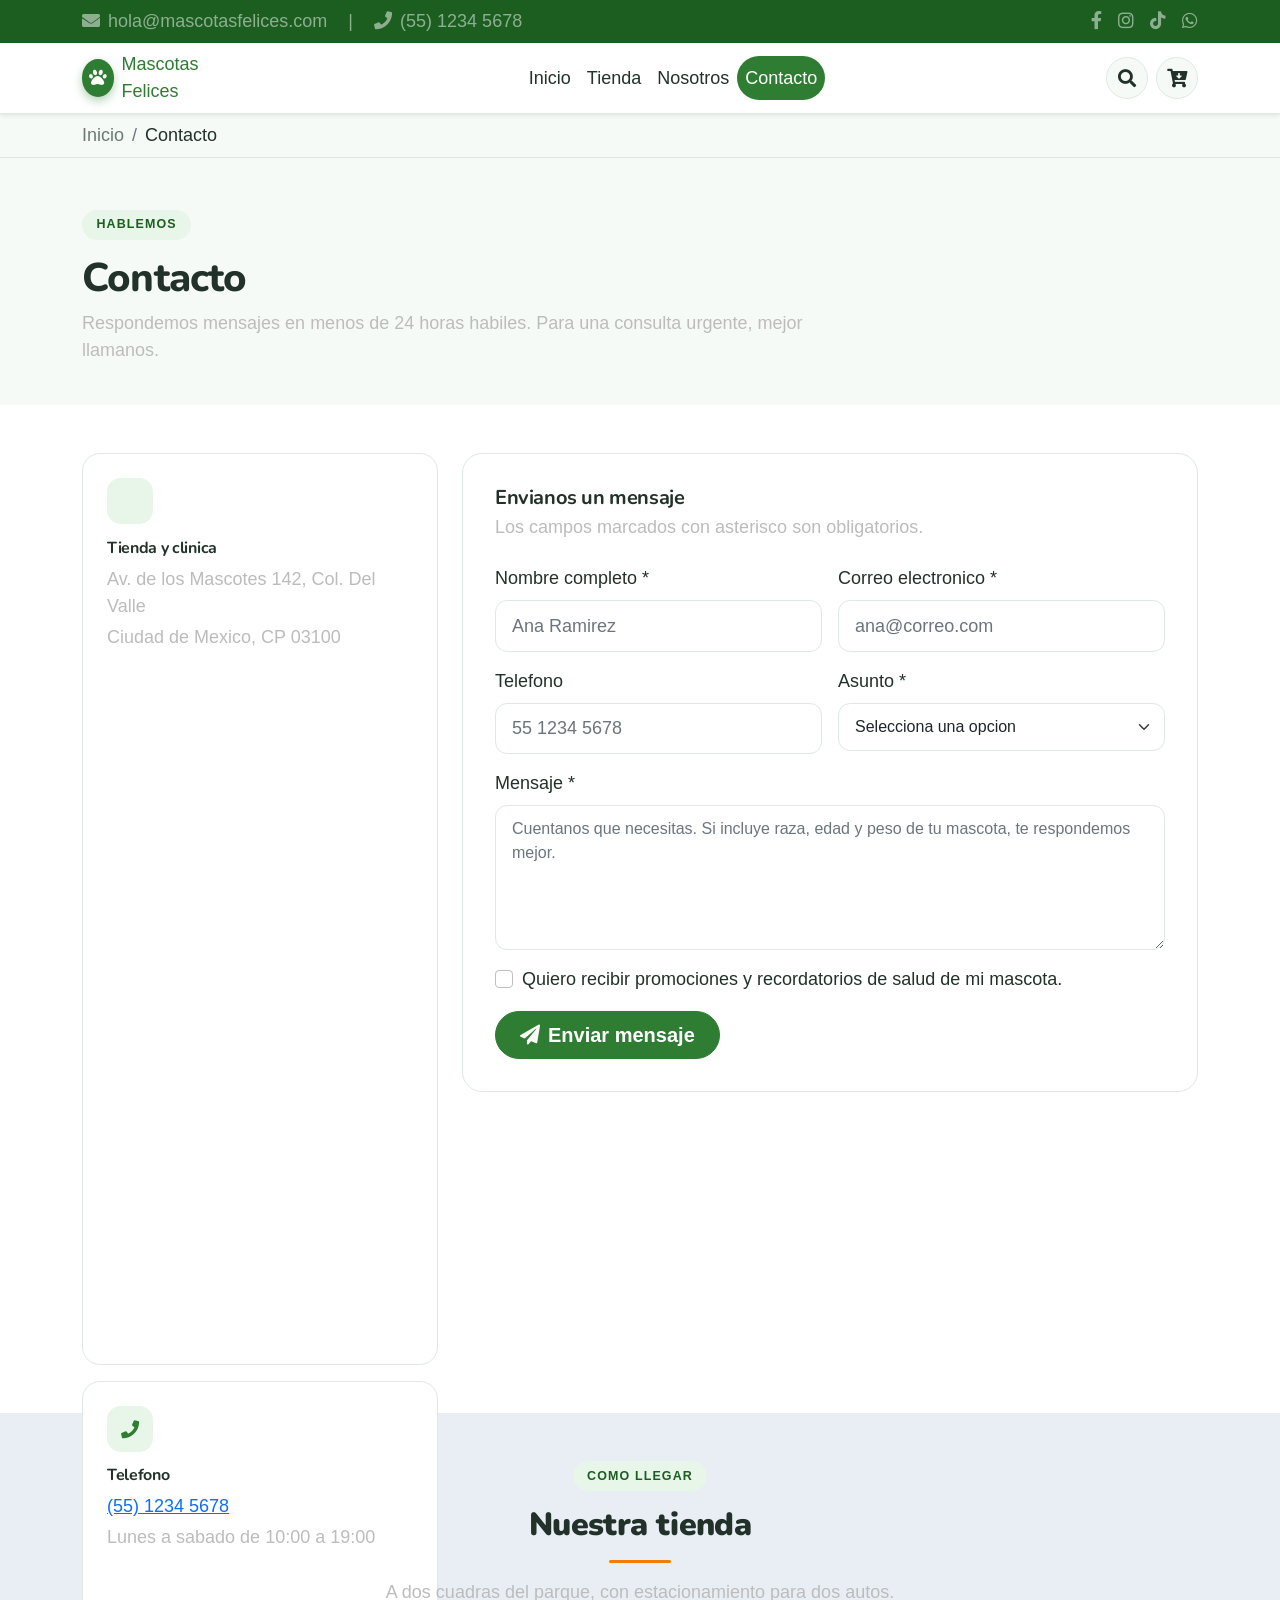
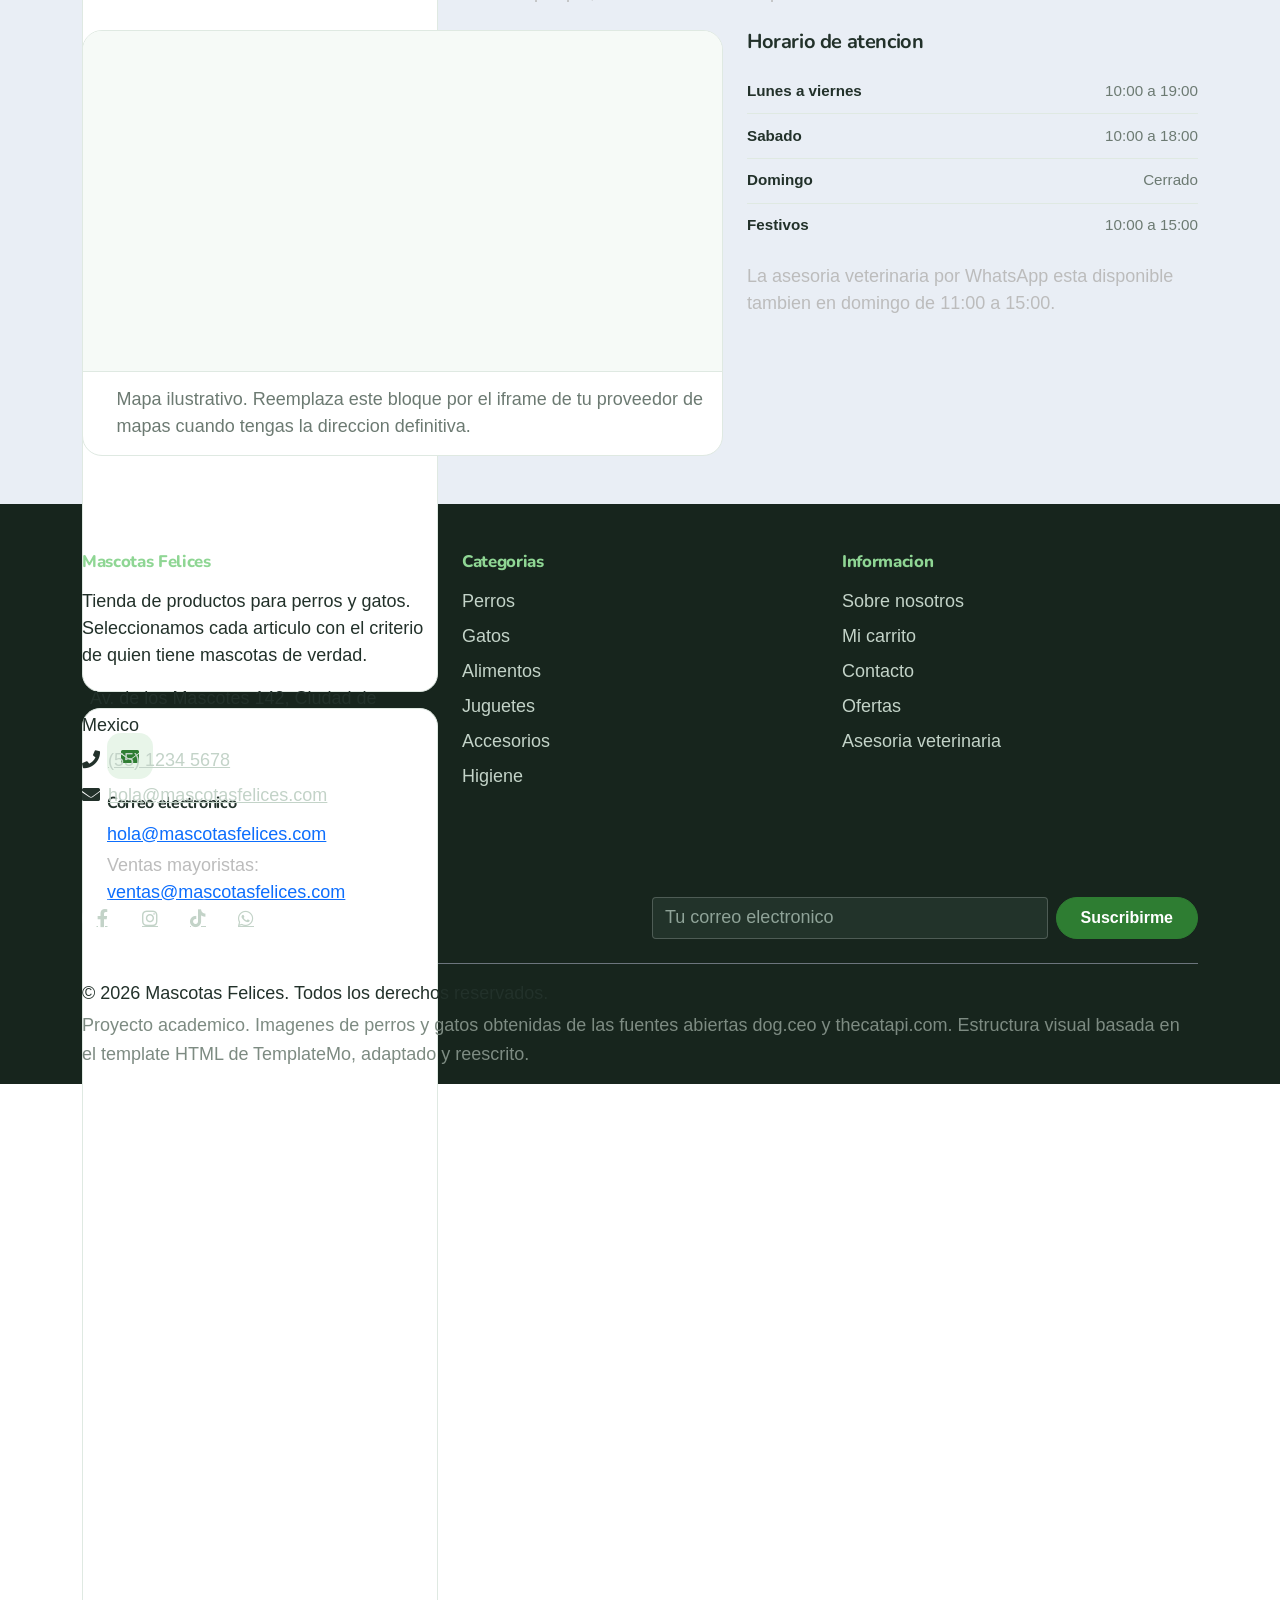
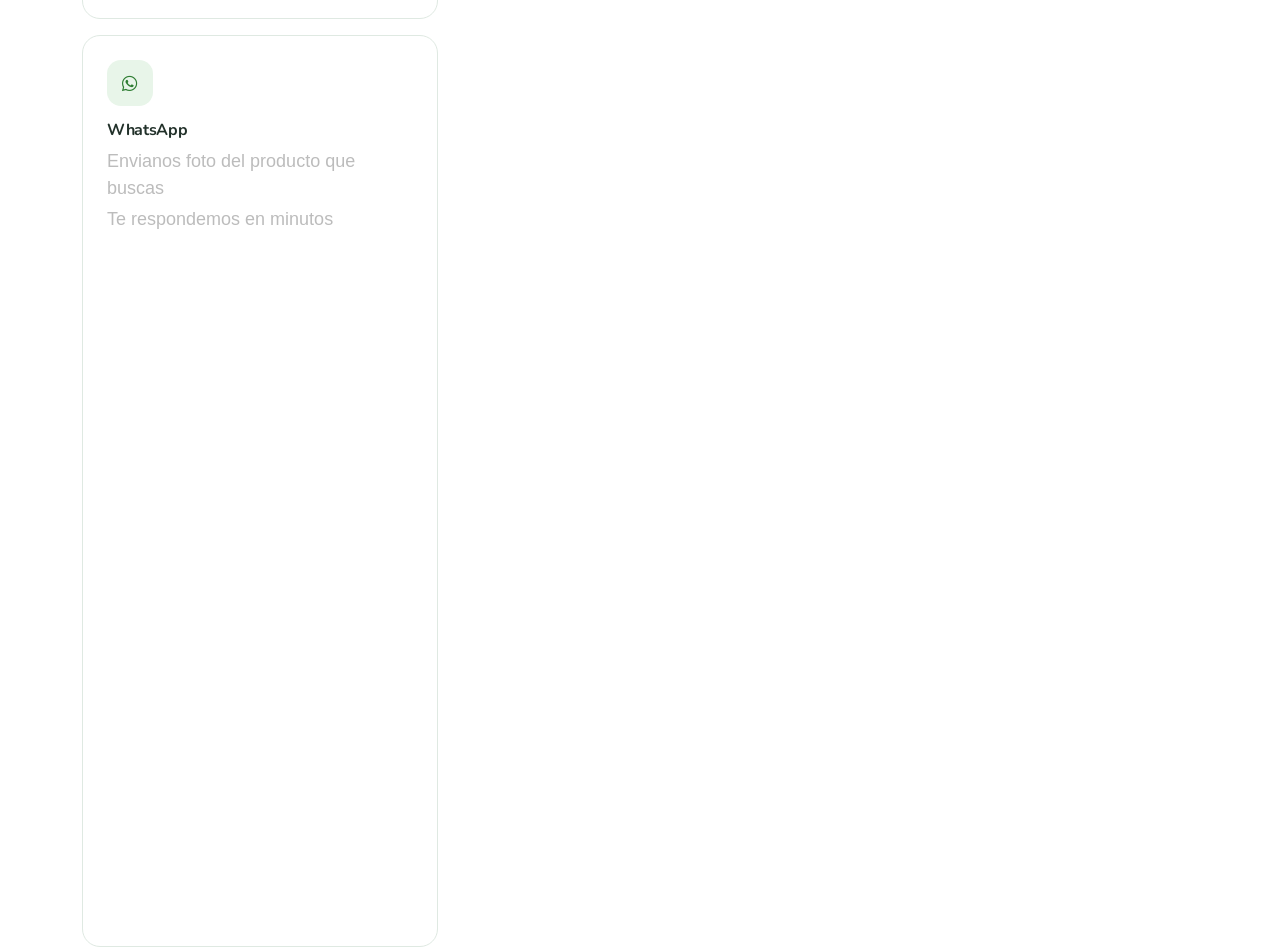
<file: contact.html>
<!DOCTYPE html>
<html lang="es">

<head>
    <title>Contacto | Mascotas Felices</title>
    <meta charset="utf-8">
    <meta name="viewport" content="width=device-width, initial-scale=1">
    <meta name="description" content="Escribenos a Mascotas Felices: dudas de producto, asesoria veterinaria, pedidos mayoristas y visitas a nuestra tienda en Ciudad de Mexico.">
    <meta name="author" content="Mascotas Felices">

    <link rel="apple-touch-icon" href="assets/img/apple-icon.png">
    <link rel="shortcut icon" type="image/x-icon" href="assets/img/favicon.ico">

    <link rel="stylesheet" href="assets/css/bootstrap.min.css">
    <link rel="stylesheet" href="assets/css/templatemo.css">
    <link rel="stylesheet" href="assets/css/custom.css">
    <link rel="stylesheet" href="assets/css/fontawesome.min.css">

    <link rel="preconnect" href="https://fonts.googleapis.com">
    <link rel="preconnect" href="https://fonts.gstatic.com" crossorigin>
    <link rel="stylesheet" href="https://fonts.googleapis.com/css2?family=Nunito:wght@400;600;700;800;900&display=swap">
</head>

<body>
    <a class="mf-skip-link" href="#mf-main">Ir al contenido principal</a>

    <nav class="mf-topbar d-none d-lg-block">
        <div class="container">
            <div class="d-flex justify-content-between align-items-center py-2">
                <div class="small text-white-50">
                    <i class="fas fa-envelope me-2"></i>hola@mascotasfelices.com
                    <span class="mx-3">|</span>
                    <i class="fas fa-phone me-2"></i>(55) 1234 5678
                </div>
                <div class="d-flex gap-3">
                    <a href="#" class="text-white-50" aria-label="Facebook"><i class="fab fa-facebook-f"></i></a>
                    <a href="#" class="text-white-50" aria-label="Instagram"><i class="fab fa-instagram"></i></a>
                    <a href="#" class="text-white-50" aria-label="TikTok"><i class="fab fa-tiktok"></i></a>
                    <a href="#" class="text-white-50" aria-label="WhatsApp"><i class="fab fa-whatsapp"></i></a>
                </div>
            </div>
        </div>
    </nav>

    <nav class="navbar navbar-expand-lg mf-navbar sticky-top shadow-sm">
        <div class="container">
            <a class="mf-logo" href="index.html">
                <span class="mf-logo-mark"><i class="fas fa-paw"></i></span>
                Mascotas Felices
            </a>

            <button class="navbar-toggler border-0" type="button" data-bs-toggle="collapse" data-bs-target="#mf-nav" aria-controls="mf-nav" aria-expanded="false" aria-label="Abrir menu">
                <span class="navbar-toggler-icon"></span>
            </button>

            <div class="collapse navbar-collapse" id="mf-nav">
                <ul class="navbar-nav mx-auto">
                    <li class="nav-item"><a class="nav-link" href="index.html">Inicio</a></li>
                    <li class="nav-item"><a class="nav-link" href="shop.html">Tienda</a></li>
                    <li class="nav-item"><a class="nav-link" href="about.html">Nosotros</a></li>
                    <li class="nav-item"><a class="nav-link active" href="contact.html">Contacto</a></li>
                </ul>

                <div class="d-flex align-items-center gap-2 py-3 py-lg-0">
                    <form action="shop.html" method="get" class="d-lg-none w-100 me-2">
                        <div class="input-group">
                            <input type="search" name="q" class="form-control mf-form-control" placeholder="Buscar productos..." aria-label="Buscar productos">
                            <button class="btn btn-success" type="submit" aria-label="Buscar"><i class="fas fa-search"></i></button>
                        </div>
                    </form>
                    <button class="mf-icon-btn" type="button" data-bs-toggle="modal" data-bs-target="#mf-search" aria-label="Buscar">
                        <i class="fas fa-search"></i>
                    </button>
                    <a class="mf-icon-btn" href="cart.html" aria-label="Ver carrito">
                        <i class="fas fa-cart-arrow-down"></i>
                        <span class="mf-cart-count" data-mf-cart-count>0</span>
                    </a>
                </div>
            </div>
        </div>
    </nav>

    <div class="modal fade" id="mf-search" tabindex="-1" aria-labelledby="mf-search-label" aria-hidden="true">
        <div class="modal-dialog modal-lg modal-dialog-centered">
            <div class="modal-content border-0" style="border-radius:18px">
                <div class="modal-header border-0 pb-0">
                    <h2 class="modal-title h5 fw-bold" id="mf-search-label">Buscar productos</h2>
                    <button type="button" class="btn-close" data-bs-dismiss="modal" aria-label="Cerrar"></button>
                </div>
                <div class="modal-body mf-modal-search">
                    <div class="input-group mb-3">
                        <input type="search" class="form-control mf-form-control" id="mf-search-input" placeholder="Escribe el nombre de un producto...">
                        <span class="input-group-text bg-success text-white"><i class="fas fa-search"></i></span>
                    </div>
                    <div class="mf-search-results" id="mf-search-results"></div>
                </div>
            </div>
        </div>
    </div>

    <main id="mf-main">
        <div class="mf-breadcrumb-bar py-2">
            <div class="container">
                <nav aria-label="Ruta de navegacion">
                    <ol class="breadcrumb">
                        <li class="breadcrumb-item"><a href="index.html">Inicio</a></li>
                        <li class="breadcrumb-item active" aria-current="page">Contacto</li>
                    </ol>
                </nav>
            </div>
        </div>

        <section class="mf-page-head">
            <div class="container">
                <div class="row align-items-center">
                    <div class="col-lg-8">
                        <span class="mf-eyebrow">Hablemos</span>
                        <h1 class="mb-2">Contacto</h1>
                        <p class="text-muted mb-0">Respondemos mensajes en menos de 24 horas habiles. Para una consulta urgente, mejor llamanos.</p>
                    </div>
                </div>
            </div>
        </section>

        <section class="container py-5">
            <div class="row g-4">
                <div class="col-lg-4">
                    <div class="mf-contact-card mb-3">
                        <div class="mf-contact-icon"><i class="fas fa-location-dot"></i></div>
                        <h2 class="h6 fw-bold">Tienda y clinica</h2>
                        <p class="text-muted small mb-1">Av. de los Mascotes 142, Col. Del Valle</p>
                        <p class="text-muted small mb-0">Ciudad de Mexico, CP 03100</p>
                    </div>
                    <div class="mf-contact-card mb-3">
                        <div class="mf-contact-icon"><i class="fas fa-phone"></i></div>
                        <h2 class="h6 fw-bold">Telefono</h2>
                        <p class="text-muted small mb-1"><a href="tel:+525512345678">(55) 1234 5678</a></p>
                        <p class="text-muted small mb-0">Lunes a sabado de 10:00 a 19:00</p>
                    </div>
                    <div class="mf-contact-card mb-3">
                        <div class="mf-contact-icon"><i class="fas fa-envelope"></i></div>
                        <h2 class="h6 fw-bold">Correo electronico</h2>
                        <p class="text-muted small mb-1"><a href="mailto:hola@mascotasfelices.com">hola@mascotasfelices.com</a></p>
                        <p class="text-muted small mb-0">Ventas mayoristas: <a href="mailto:ventas@mascotasfelices.com">ventas@mascotasfelices.com</a></p>
                    </div>
                    <div class="mf-contact-card">
                        <div class="mf-contact-icon"><i class="fab fa-whatsapp"></i></div>
                        <h2 class="h6 fw-bold">WhatsApp</h2>
                        <p class="text-muted small mb-1">Envianos foto del producto que buscas</p>
                        <p class="text-muted small mb-0">Te respondemos en minutos</p>
                    </div>
                </div>

                <div class="col-lg-8">
                    <div class="mf-form-card">
                        <h2 class="h5 fw-bold mb-1">Envianos un mensaje</h2>
                        <p class="text-muted small mb-4">Los campos marcados con asterisco son obligatorios.</p>

                        <div class="mf-alert-ok mb-4" id="mf-alert-ok" role="status" aria-live="polite"></div>

                        <form id="mf-form-contacto" novalidate>
                            <div class="row g-3">
                                <div class="col-md-6">
                                    <label class="form-label" for="nombre">Nombre completo *</label>
                                    <input type="text" class="form-control mf-form-control" id="nombre" name="nombre" placeholder="Ana Ramirez" required>
                                    <div class="mf-error-msg" aria-live="polite"></div>
                                </div>
                                <div class="col-md-6">
                                    <label class="form-label" for="email">Correo electronico *</label>
                                    <input type="email" class="form-control mf-form-control" id="email" name="email" placeholder="ana@correo.com" required>
                                    <div class="mf-error-msg" aria-live="polite"></div>
                                </div>
                                <div class="col-md-6">
                                    <label class="form-label" for="telefono">Telefono</label>
                                    <input type="tel" class="form-control mf-form-control" id="telefono" name="telefono" placeholder="55 1234 5678">
                                    <div class="mf-error-msg" aria-live="polite"></div>
                                </div>
                                <div class="col-md-6">
                                    <label class="form-label" for="asunto">Asunto *</label>
                                    <select class="form-select mf-form-control" id="asunto" name="asunto" required>
                                        <option value="">Selecciona una opcion</option>
                                        <option value="consulta-producto">Consulta sobre un producto</option>
                                        <option value="asesoria">Asesoria veterinaria</option>
                                        <option value="pedido">Estado de un pedido</option>
                                        <option value="devolucion">Devolucion o garantia</option>
                                        <option value="mayorista">Venta mayorista</option>
                                        <option value="otro">Otro</option>
                                    </select>
                                    <div class="mf-error-msg" aria-live="polite"></div>
                                </div>
                                <div class="col-12">
                                    <label class="form-label" for="mensaje">Mensaje *</label>
                                    <textarea class="form-control mf-form-control" id="mensaje" name="mensaje" rows="5" placeholder="Cuentanos que necesitas. Si incluye raza, edad y peso de tu mascota, te respondemos mejor." required></textarea>
                                    <div class="mf-error-msg" aria-live="polite"></div>
                                </div>
                                <div class="col-12">
                                    <div class="form-check">
                                        <input class="form-check-input" type="checkbox" id="aviso" name="aviso">
                                        <label class="form-check-label small" for="aviso">Quiero recibir promociones y recordatorios de salud de mi mascota.</label>
                                    </div>
                                </div>
                                <div class="col-12">
                                    <button type="submit" class="btn btn-success btn-lg">
                                        <i class="fas fa-paper-plane me-2"></i>Enviar mensaje
                                    </button>
                                </div>
                            </div>
                        </form>
                    </div>
                </div>
            </div>
        </section>

        <section class="bg-light">
            <div class="container py-5">
                <div class="row text-center mb-4">
                    <div class="col-lg-7 m-auto">
                        <span class="mf-eyebrow">Como llegar</span>
                        <h2 class="mf-section-title">Nuestra tienda</h2>
                        <div class="mf-divider"></div>
                        <p class="text-muted mb-0">A dos cuadras del parque, con estacionamiento para dos autos.</p>
                    </div>
                </div>
                <div class="row g-4">
                    <div class="col-lg-7">
                        <div class="mf-map-embed">
                            <iframe
                                title="Ubicacion aproximada de la tienda Mascotas Felices"
                                src="about:blank"
                                loading="lazy"
                                referrerpolicy="no-referrer-when-downgrade"></iframe>
                            <div class="mf-map-note">
                                <i class="fas fa-map-location-dot me-2"></i>
                                <span>Mapa ilustrativo. Reemplaza este bloque por el iframe de tu proveedor de mapas cuando tengas la direccion definitiva.</span>
                            </div>
                        </div>
                    </div>
                    <div class="col-lg-5">
                        <h3 class="h5 fw-bold mb-3">Horario de atencion</h3>
                        <table class="mf-hours-table">
                            <caption class="visually-hidden">Horarios de atencion por dia</caption>
                            <tbody>
                                <tr><th scope="row">Lunes a viernes</th><td>10:00 a 19:00</td></tr>
                                <tr><th scope="row">Sabado</th><td>10:00 a 18:00</td></tr>
                                <tr><th scope="row">Domingo</th><td>Cerrado</td></tr>
                                <tr><th scope="row">Festivos</th><td>10:00 a 15:00</td></tr>
                            </tbody>
                        </table>
                        <p class="small text-muted mt-3 mb-0">La asesoria veterinaria por WhatsApp esta disponible tambien en domingo de 11:00 a 15:00.</p>
                    </div>
                </div>
            </div>
        </section>
    </main>

    <footer class="mf-footer">
        <div class="container">
            <div class="row py-5">
                <div class="col-md-4 mb-4">
                    <h2 class="mf-footer-title mb-3">Mascotas Felices</h2>
                    <p class="small">Tienda de productos para perros y gatos. Seleccionamos cada articulo con el criterio de quien tiene mascotas de verdad.</p>
                    <ul class="list-unstyled mf-footer-link-list small">
                        <li><i class="fas fa-location-dot me-2"></i>Av. de los Mascotes 142, Ciudad de Mexico</li>
                        <li><i class="fas fa-phone me-2"></i><a href="tel:+525512345678">(55) 1234 5678</a></li>
                        <li><i class="fas fa-envelope me-2"></i><a href="mailto:hola@mascotasfelices.com">hola@mascotasfelices.com</a></li>
                    </ul>
                </div>
                <div class="col-md-4 mb-4">
                    <h2 class="mf-footer-title mb-3">Categorias</h2>
                    <ul class="list-unstyled mf-footer-link-list">
                        <li><a class="text-decoration-none" href="shop.html?cat=perros">Perros</a></li>
                        <li><a class="text-decoration-none" href="shop.html?cat=gatos">Gatos</a></li>
                        <li><a class="text-decoration-none" href="shop.html?cat=alimentos">Alimentos</a></li>
                        <li><a class="text-decoration-none" href="shop.html?cat=juguetes">Juguetes</a></li>
                        <li><a class="text-decoration-none" href="shop.html?cat=accesorios">Accesorios</a></li>
                        <li><a class="text-decoration-none" href="shop.html?cat=higiene">Higiene</a></li>
                    </ul>
                </div>
                <div class="col-md-4 mb-4">
                    <h2 class="mf-footer-title mb-3">Informacion</h2>
                    <ul class="list-unstyled mf-footer-link-list">
                        <li><a class="text-decoration-none" href="about.html">Sobre nosotros</a></li>
                        <li><a class="text-decoration-none" href="cart.html">Mi carrito</a></li>
                        <li><a class="text-decoration-none" href="contact.html">Contacto</a></li>
                        <li><a class="text-decoration-none" href="shop.html?orden=precio-asc">Ofertas</a></li>
                        <li><a class="text-decoration-none" href="contact.html#mf-form-contacto">Asesoria veterinaria</a></li>
                    </ul>
                </div>
            </div>

            <div class="row align-items-center pb-4">
                <div class="col-md-6 mb-3 mb-md-0">
                    <div class="d-flex gap-2">
                        <a href="#" class="mf-social" aria-label="Facebook"><i class="fab fa-facebook-f"></i></a>
                        <a href="#" class="mf-social" aria-label="Instagram"><i class="fab fa-instagram"></i></a>
                        <a href="#" class="mf-social" aria-label="TikTok"><i class="fab fa-tiktok"></i></a>
                        <a href="#" class="mf-social" aria-label="WhatsApp"><i class="fab fa-whatsapp"></i></a>
                    </div>
                </div>
                <div class="col-md-6">
                    <form class="mf-subscribe d-flex gap-2" onsubmit="event.preventDefault();MF.Toast('ok','Gracias por suscribirte. Te escribiremos pronto con novedades.');this.reset();">
                        <label class="visually-hidden" for="subscribeEmail">Correo electronico</label>
                        <input type="email" id="subscribeEmail" class="form-control" placeholder="Tu correo electronico" required>
                        <button class="btn btn-success text-nowrap" type="submit">Suscribirme</button>
                    </form>
                </div>
            </div>

            <div class="border-top border-secondary py-3">
                <p class="small mb-1">&copy; 2026 Mascotas Felices. Todos los derechos reservados.</p>
                <p class="mf-credits mb-0">Proyecto academico. Imagenes de perros y gatos obtenidas de las fuentes abiertas dog.ceo y thecatapi.com. Estructura visual basada en el template HTML de TemplateMo, adaptado y reescrito.</p>
            </div>
        </div>
    </footer>

    <script src="assets/js/jquery-1.11.0.min.js"></script>
    <script src="assets/js/jquery-migrate-1.2.1.min.js"></script>
    <script src="assets/js/bootstrap.bundle.min.js"></script>
    <script src="assets/js/productos.js"></script>
    <script src="assets/js/app.js"></script>
</body>

</html>
</file>
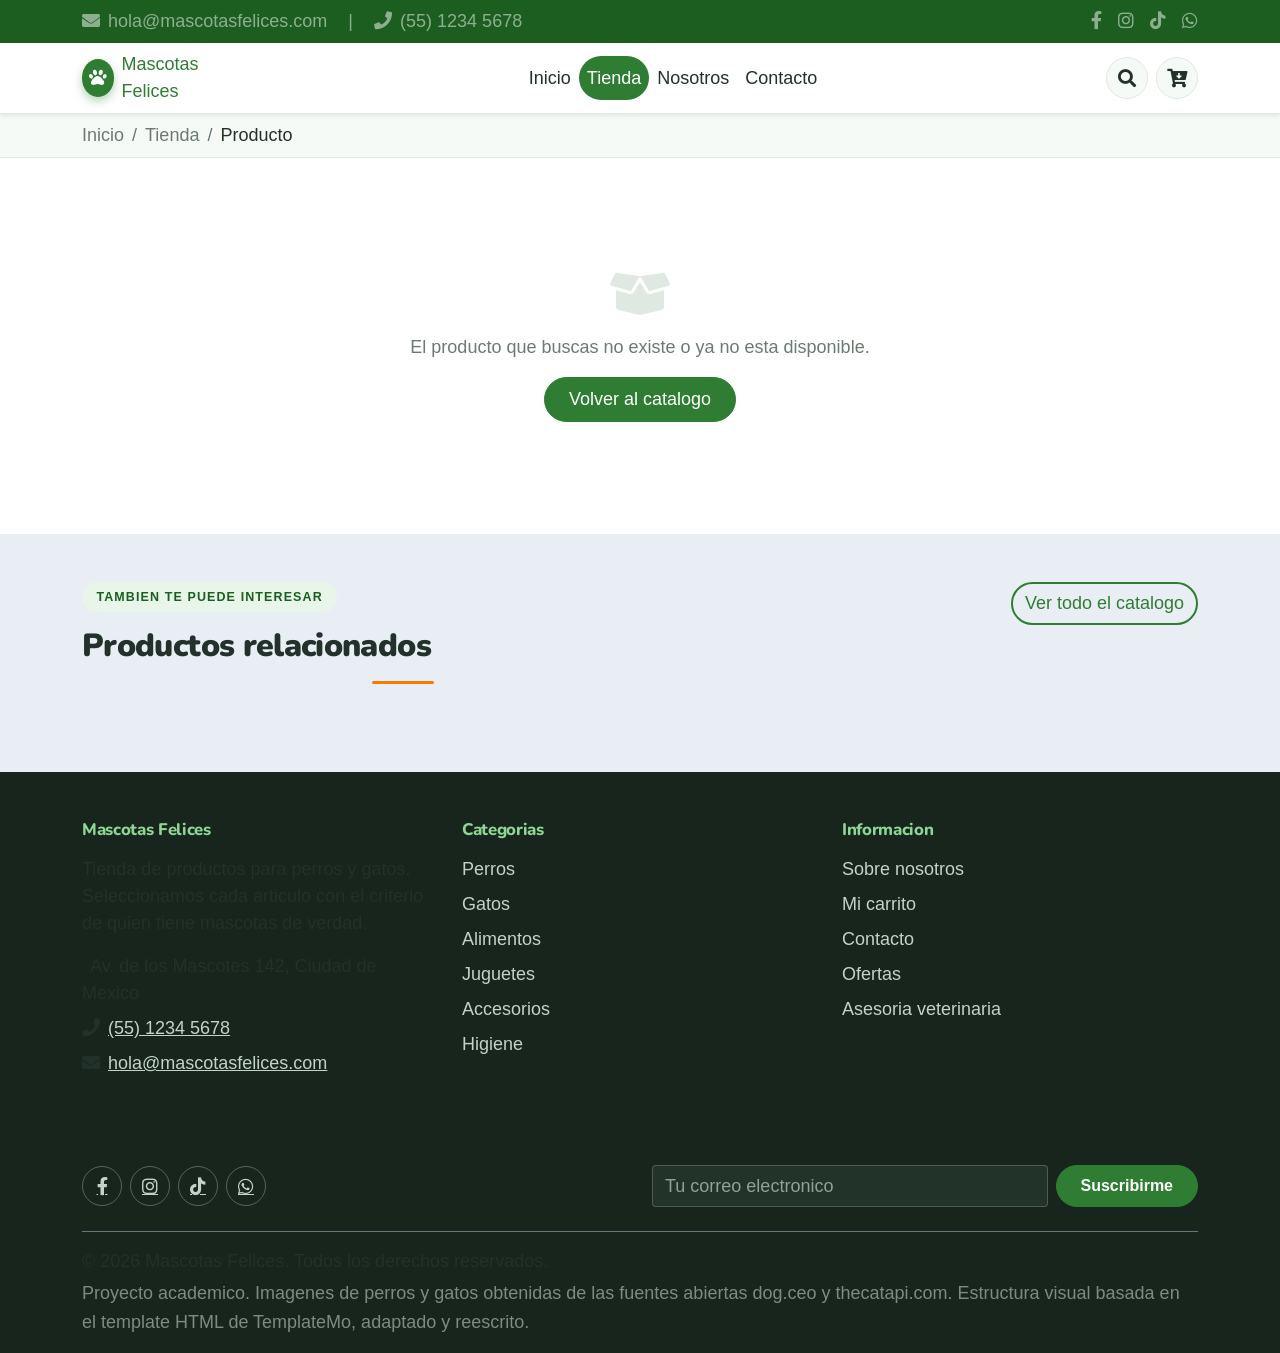
<file: shop-single.html>
<!DOCTYPE html>
<html lang="es">

<head>
    <title>Detalle del producto | Mascotas Felices</title>
    <meta charset="utf-8">
    <meta name="viewport" content="width=device-width, initial-scale=1">
    <meta name="description" content="Ficha de producto con descripcion, especificaciones, galeria de imagenes y disponibilidad en tiempo real en Mascotas Felices.">
    <meta name="author" content="Mascotas Felices">

    <link rel="apple-touch-icon" href="assets/img/apple-icon.png">
    <link rel="shortcut icon" type="image/x-icon" href="assets/img/favicon.ico">

    <link rel="stylesheet" href="assets/css/bootstrap.min.css">
    <link rel="stylesheet" href="assets/css/templatemo.css">
    <link rel="stylesheet" href="assets/css/custom.css">
    <link rel="stylesheet" href="assets/css/fontawesome.min.css">

    <link rel="preconnect" href="https://fonts.googleapis.com">
    <link rel="preconnect" href="https://fonts.gstatic.com" crossorigin>
    <link rel="stylesheet" href="https://fonts.googleapis.com/css2?family=Nunito:wght@400;600;700;800;900&display=swap">
</head>

<body>
    <a class="mf-skip-link" href="#mf-main">Ir al contenido principal</a>

    <nav class="mf-topbar d-none d-lg-block">
        <div class="container">
            <div class="d-flex justify-content-between align-items-center py-2">
                <div class="small text-white-50">
                    <i class="fas fa-envelope me-2"></i>hola@mascotasfelices.com
                    <span class="mx-3">|</span>
                    <i class="fas fa-phone me-2"></i>(55) 1234 5678
                </div>
                <div class="d-flex gap-3">
                    <a href="#" class="text-white-50" aria-label="Facebook"><i class="fab fa-facebook-f"></i></a>
                    <a href="#" class="text-white-50" aria-label="Instagram"><i class="fab fa-instagram"></i></a>
                    <a href="#" class="text-white-50" aria-label="TikTok"><i class="fab fa-tiktok"></i></a>
                    <a href="#" class="text-white-50" aria-label="WhatsApp"><i class="fab fa-whatsapp"></i></a>
                </div>
            </div>
        </div>
    </nav>

    <nav class="navbar navbar-expand-lg mf-navbar sticky-top shadow-sm">
        <div class="container">
            <a class="mf-logo" href="index.html">
                <span class="mf-logo-mark"><i class="fas fa-paw"></i></span>
                Mascotas Felices
            </a>

            <button class="navbar-toggler border-0" type="button" data-bs-toggle="collapse" data-bs-target="#mf-nav" aria-controls="mf-nav" aria-expanded="false" aria-label="Abrir menu">
                <span class="navbar-toggler-icon"></span>
            </button>

            <div class="collapse navbar-collapse" id="mf-nav">
                <ul class="navbar-nav mx-auto">
                    <li class="nav-item"><a class="nav-link" href="index.html">Inicio</a></li>
                    <li class="nav-item"><a class="nav-link active" href="shop.html">Tienda</a></li>
                    <li class="nav-item"><a class="nav-link" href="about.html">Nosotros</a></li>
                    <li class="nav-item"><a class="nav-link" href="contact.html">Contacto</a></li>
                </ul>

                <div class="d-flex align-items-center gap-2 py-3 py-lg-0">
                    <form action="shop.html" method="get" class="d-lg-none w-100 me-2">
                        <div class="input-group">
                            <input type="search" name="q" class="form-control mf-form-control" placeholder="Buscar productos..." aria-label="Buscar productos">
                            <button class="btn btn-success" type="submit" aria-label="Buscar"><i class="fas fa-search"></i></button>
                        </div>
                    </form>
                    <button class="mf-icon-btn" type="button" data-bs-toggle="modal" data-bs-target="#mf-search" aria-label="Buscar">
                        <i class="fas fa-search"></i>
                    </button>
                    <a class="mf-icon-btn" href="cart.html" aria-label="Ver carrito">
                        <i class="fas fa-cart-arrow-down"></i>
                        <span class="mf-cart-count" data-mf-cart-count>0</span>
                    </a>
                </div>
            </div>
        </div>
    </nav>

    <div class="modal fade" id="mf-search" tabindex="-1" aria-labelledby="mf-search-label" aria-hidden="true">
        <div class="modal-dialog modal-lg modal-dialog-centered">
            <div class="modal-content border-0" style="border-radius:18px">
                <div class="modal-header border-0 pb-0">
                    <h2 class="modal-title h5 fw-bold" id="mf-search-label">Buscar productos</h2>
                    <button type="button" class="btn-close" data-bs-dismiss="modal" aria-label="Cerrar"></button>
                </div>
                <div class="modal-body mf-modal-search">
                    <div class="input-group mb-3">
                        <input type="search" class="form-control mf-form-control" id="mf-search-input" placeholder="Escribe el nombre de un producto...">
                        <span class="input-group-text bg-success text-white"><i class="fas fa-search"></i></span>
                    </div>
                    <div class="mf-search-results" id="mf-search-results"></div>
                </div>
            </div>
        </div>
    </div>

    <main id="mf-main">
        <div class="mf-breadcrumb-bar py-2">
            <div class="container">
                <nav aria-label="Ruta de navegacion">
                    <ol class="breadcrumb">
                        <li class="breadcrumb-item"><a href="index.html">Inicio</a></li>
                        <li class="breadcrumb-item"><a href="shop.html">Tienda</a></li>
                        <li class="breadcrumb-item active" aria-current="page">Producto</li>
                    </ol>
                </nav>
            </div>
        </div>

        <section class="container py-5">
            <div class="row" id="mf-detalle">
                <div class="col-12">
                    <div class="mf-empty"><i class="fas fa-spinner fa-spin"></i><p>Cargando producto...</p></div>
                </div>
            </div>
        </section>

        <section class="bg-light">
            <div class="container py-5">
                <div class="row mb-4">
                    <div class="col-lg-7">
                        <span class="mf-eyebrow">Tambien te puede interesar</span>
                        <h2 class="mf-section-title mb-0">Productos relacionados</h2>
                        <div class="mf-divider"></div>
                    </div>
                    <div class="col-lg-5 text-lg-end mt-3 mt-lg-0">
                        <a href="shop.html" class="btn btn-outline-mf">Ver todo el catalogo</a>
                    </div>
                </div>
                <div class="row" id="mf-relacionados"></div>
            </div>
        </section>
    </main>

    <footer class="mf-footer">
        <div class="container">
            <div class="row py-5">
                <div class="col-md-4 mb-4">
                    <h2 class="mf-footer-title mb-3">Mascotas Felices</h2>
                    <p class="small">Tienda de productos para perros y gatos. Seleccionamos cada articulo con el criterio de quien tiene mascotas de verdad.</p>
                    <ul class="list-unstyled mf-footer-link-list small">
                        <li><i class="fas fa-location-dot me-2"></i>Av. de los Mascotes 142, Ciudad de Mexico</li>
                        <li><i class="fas fa-phone me-2"></i><a href="tel:+525512345678">(55) 1234 5678</a></li>
                        <li><i class="fas fa-envelope me-2"></i><a href="mailto:hola@mascotasfelices.com">hola@mascotasfelices.com</a></li>
                    </ul>
                </div>
                <div class="col-md-4 mb-4">
                    <h2 class="mf-footer-title mb-3">Categorias</h2>
                    <ul class="list-unstyled mf-footer-link-list">
                        <li><a class="text-decoration-none" href="shop.html?cat=perros">Perros</a></li>
                        <li><a class="text-decoration-none" href="shop.html?cat=gatos">Gatos</a></li>
                        <li><a class="text-decoration-none" href="shop.html?cat=alimentos">Alimentos</a></li>
                        <li><a class="text-decoration-none" href="shop.html?cat=juguetes">Juguetes</a></li>
                        <li><a class="text-decoration-none" href="shop.html?cat=accesorios">Accesorios</a></li>
                        <li><a class="text-decoration-none" href="shop.html?cat=higiene">Higiene</a></li>
                    </ul>
                </div>
                <div class="col-md-4 mb-4">
                    <h2 class="mf-footer-title mb-3">Informacion</h2>
                    <ul class="list-unstyled mf-footer-link-list">
                        <li><a class="text-decoration-none" href="about.html">Sobre nosotros</a></li>
                        <li><a class="text-decoration-none" href="cart.html">Mi carrito</a></li>
                        <li><a class="text-decoration-none" href="contact.html">Contacto</a></li>
                        <li><a class="text-decoration-none" href="shop.html?orden=precio-asc">Ofertas</a></li>
                        <li><a class="text-decoration-none" href="contact.html#mf-form-contacto">Asesoria veterinaria</a></li>
                    </ul>
                </div>
            </div>

            <div class="row align-items-center pb-4">
                <div class="col-md-6 mb-3 mb-md-0">
                    <div class="d-flex gap-2">
                        <a href="#" class="mf-social" aria-label="Facebook"><i class="fab fa-facebook-f"></i></a>
                        <a href="#" class="mf-social" aria-label="Instagram"><i class="fab fa-instagram"></i></a>
                        <a href="#" class="mf-social" aria-label="TikTok"><i class="fab fa-tiktok"></i></a>
                        <a href="#" class="mf-social" aria-label="WhatsApp"><i class="fab fa-whatsapp"></i></a>
                    </div>
                </div>
                <div class="col-md-6">
                    <form class="mf-subscribe d-flex gap-2" onsubmit="event.preventDefault();MF.Toast('ok','Gracias por suscribirte. Te escribiremos pronto con novedades.');this.reset();">
                        <label class="visually-hidden" for="subscribeEmail">Correo electronico</label>
                        <input type="email" id="subscribeEmail" class="form-control" placeholder="Tu correo electronico" required>
                        <button class="btn btn-success text-nowrap" type="submit">Suscribirme</button>
                    </form>
                </div>
            </div>

            <div class="border-top border-secondary py-3">
                <p class="small mb-1">&copy; 2026 Mascotas Felices. Todos los derechos reservados.</p>
                <p class="mf-credits mb-0">Proyecto academico. Imagenes de perros y gatos obtenidas de las fuentes abiertas dog.ceo y thecatapi.com. Estructura visual basada en el template HTML de TemplateMo, adaptado y reescrito.</p>
            </div>
        </div>
    </footer>

    <script src="assets/js/jquery-1.11.0.min.js"></script>
    <script src="assets/js/jquery-migrate-1.2.1.min.js"></script>
    <script src="assets/js/bootstrap.bundle.min.js"></script>
    <script src="assets/js/productos.js"></script>
    <script src="assets/js/app.js"></script>
</body>

</html>
</file>
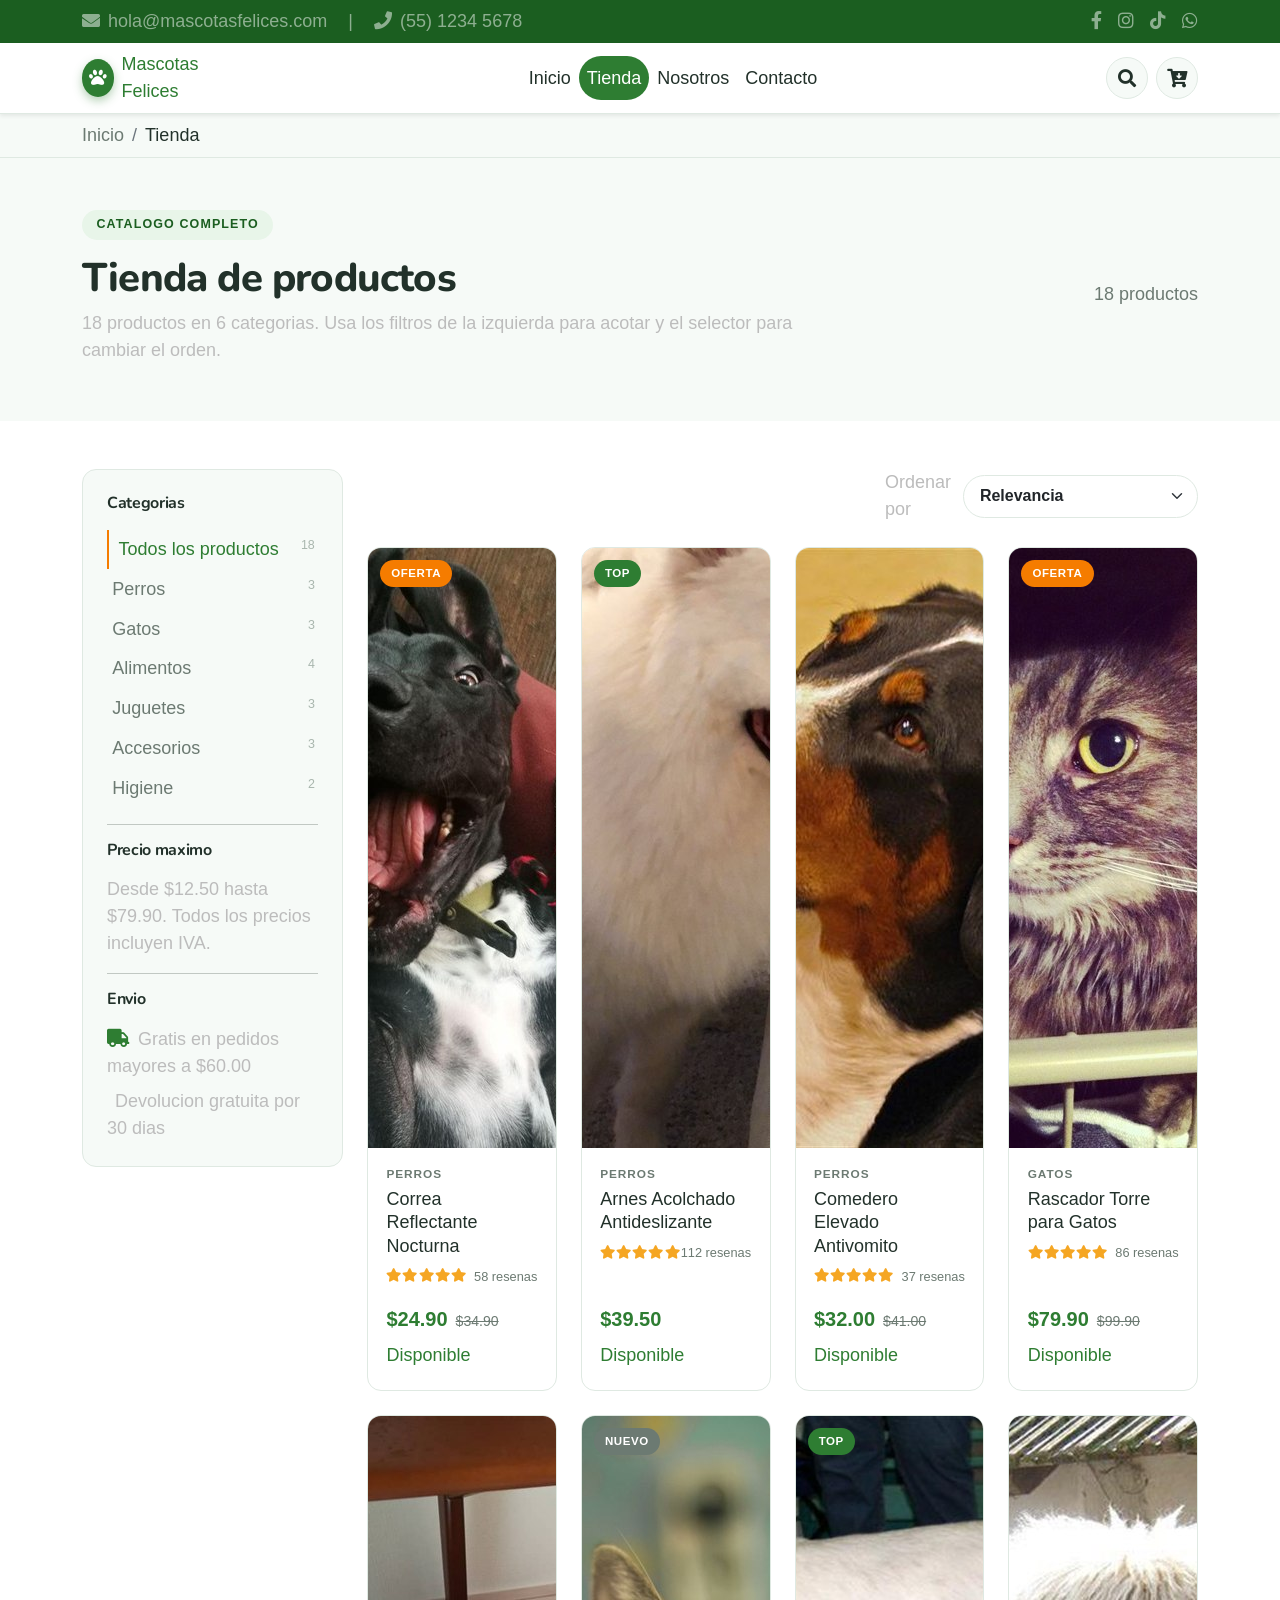
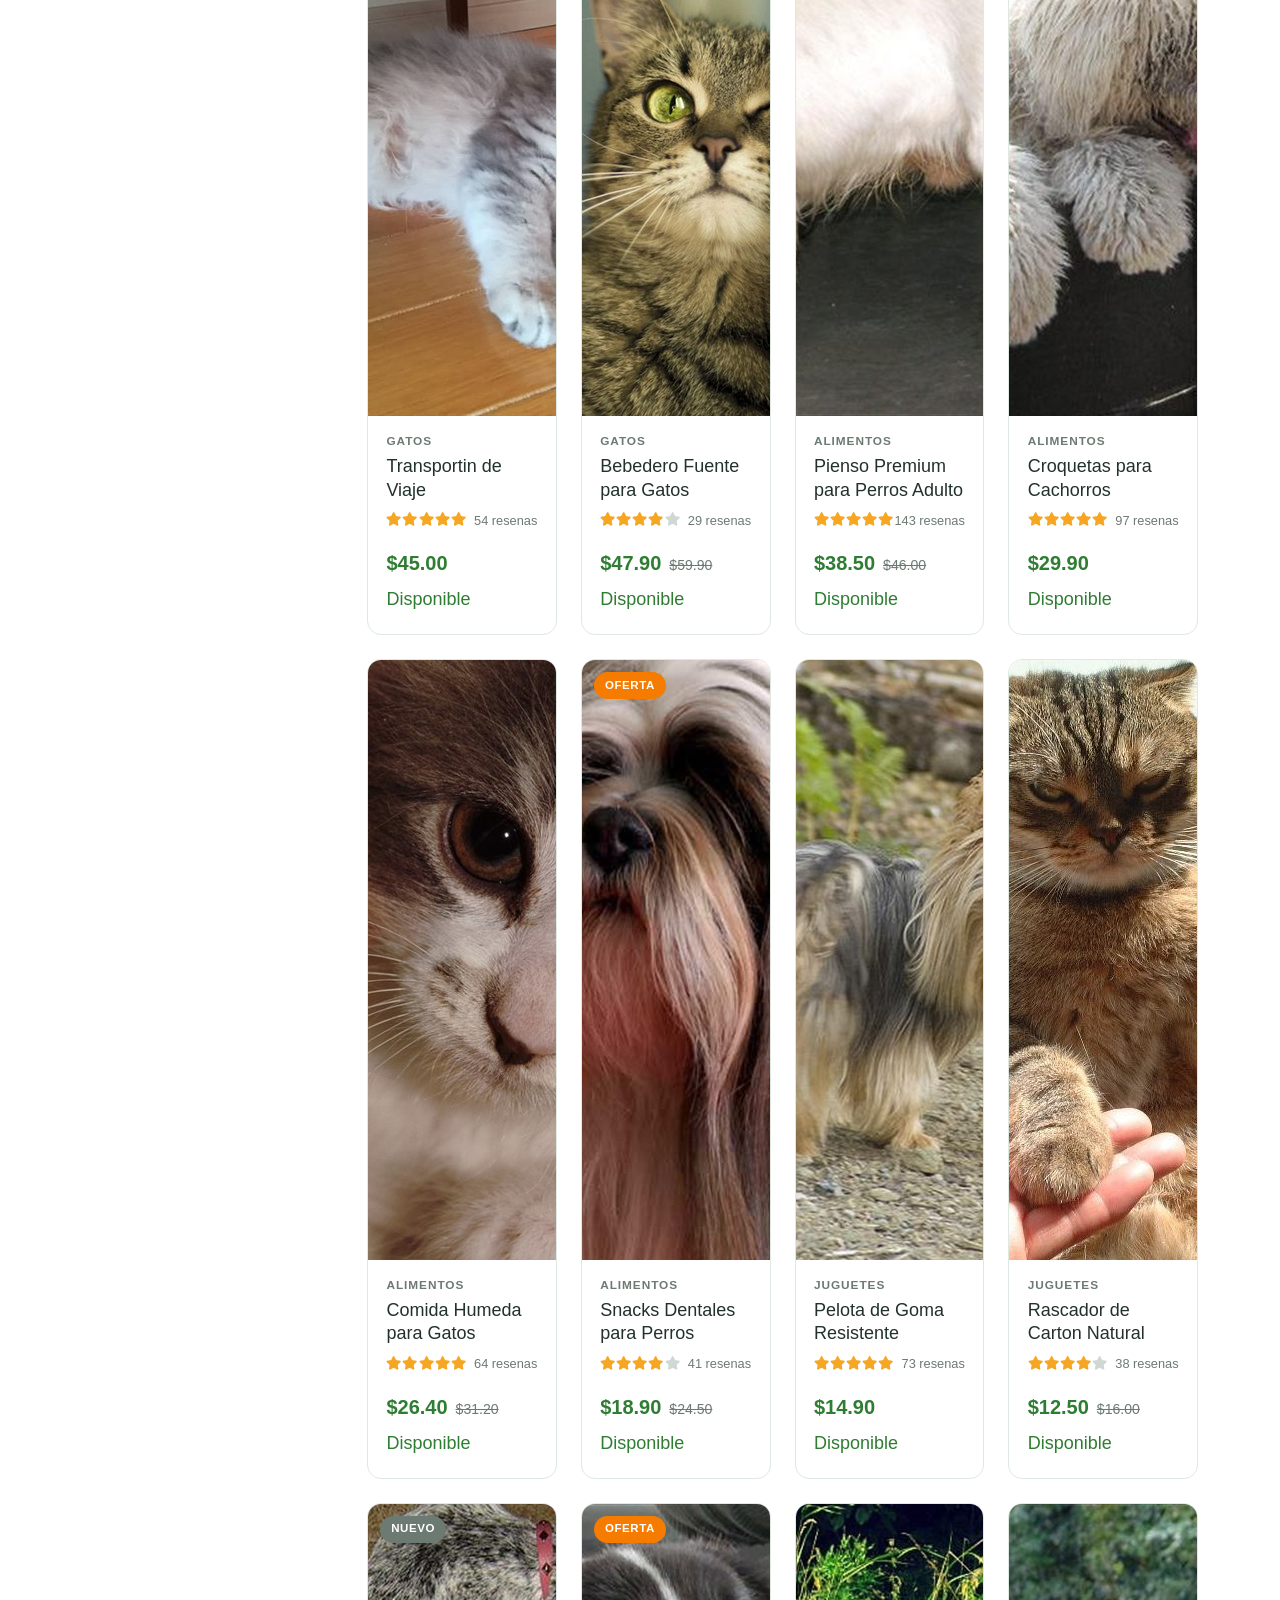
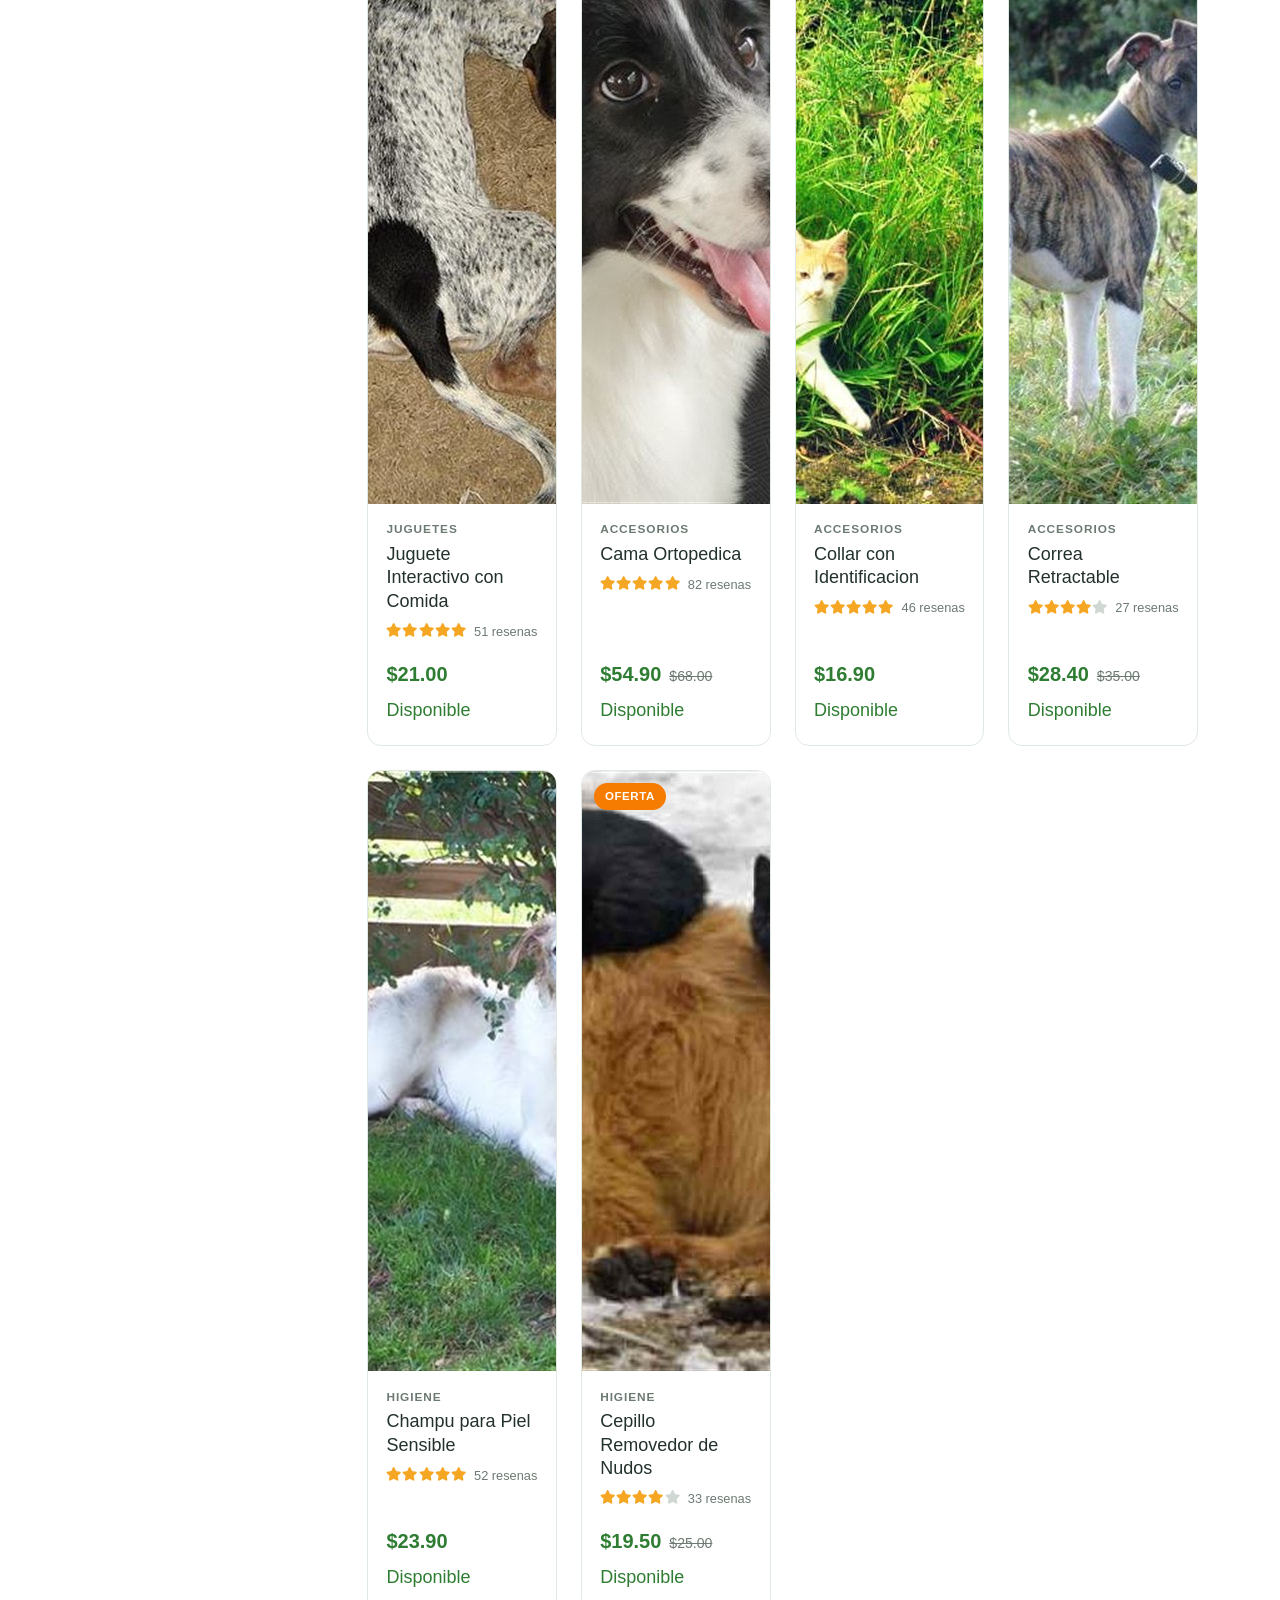
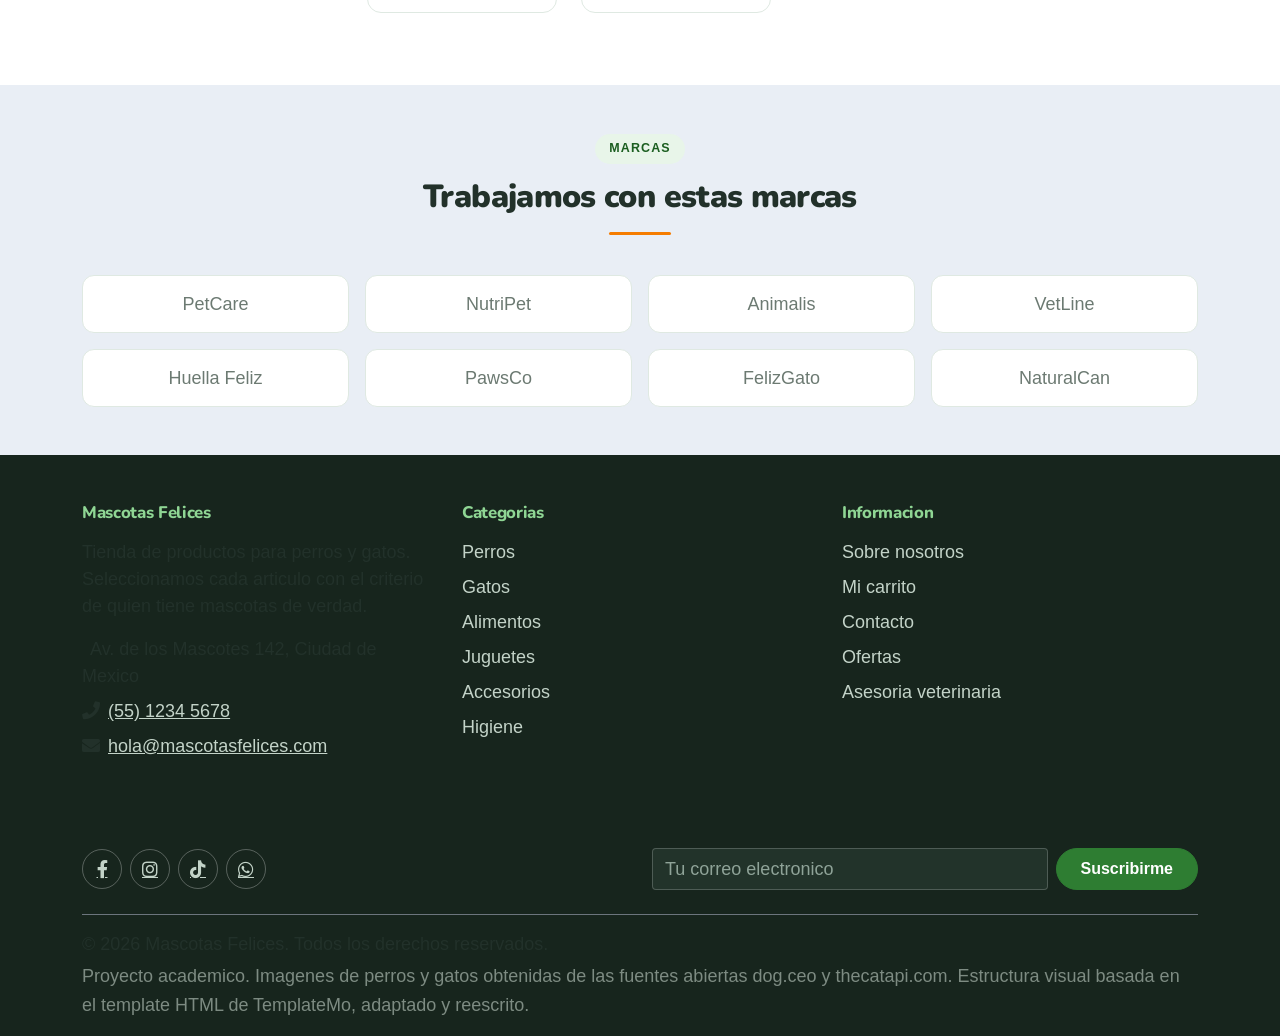
<file: shop.html>
<!DOCTYPE html>
<html lang="es">

<head>
    <title>Tienda de productos para mascotas | Mascotas Felices</title>
    <meta charset="utf-8">
    <meta name="viewport" content="width=device-width, initial-scale=1">
    <meta name="description" content="Explora los 18 productos de Mascotas Felices: alimento, juguetes, accesorios e higiene para perros y gatos. Filtra por categoria y ordena por precio.">
    <meta name="author" content="Mascotas Felices">

    <link rel="apple-touch-icon" href="assets/img/apple-icon.png">
    <link rel="shortcut icon" type="image/x-icon" href="assets/img/favicon.ico">

    <link rel="stylesheet" href="assets/css/bootstrap.min.css">
    <link rel="stylesheet" href="assets/css/templatemo.css">
    <link rel="stylesheet" href="assets/css/custom.css">
    <link rel="stylesheet" href="assets/css/fontawesome.min.css">

    <link rel="preconnect" href="https://fonts.googleapis.com">
    <link rel="preconnect" href="https://fonts.gstatic.com" crossorigin>
    <link rel="stylesheet" href="https://fonts.googleapis.com/css2?family=Nunito:wght@400;600;700;800;900&display=swap">
</head>

<body>
    <a class="mf-skip-link" href="#mf-main">Ir al contenido principal</a>

    <nav class="mf-topbar d-none d-lg-block">
        <div class="container">
            <div class="d-flex justify-content-between align-items-center py-2">
                <div class="small text-white-50">
                    <i class="fas fa-envelope me-2"></i>hola@mascotasfelices.com
                    <span class="mx-3">|</span>
                    <i class="fas fa-phone me-2"></i>(55) 1234 5678
                </div>
                <div class="d-flex gap-3">
                    <a href="#" class="text-white-50" aria-label="Facebook"><i class="fab fa-facebook-f"></i></a>
                    <a href="#" class="text-white-50" aria-label="Instagram"><i class="fab fa-instagram"></i></a>
                    <a href="#" class="text-white-50" aria-label="TikTok"><i class="fab fa-tiktok"></i></a>
                    <a href="#" class="text-white-50" aria-label="WhatsApp"><i class="fab fa-whatsapp"></i></a>
                </div>
            </div>
        </div>
    </nav>

    <nav class="navbar navbar-expand-lg mf-navbar sticky-top shadow-sm">
        <div class="container">
            <a class="mf-logo" href="index.html">
                <span class="mf-logo-mark"><i class="fas fa-paw"></i></span>
                Mascotas Felices
            </a>

            <button class="navbar-toggler border-0" type="button" data-bs-toggle="collapse" data-bs-target="#mf-nav" aria-controls="mf-nav" aria-expanded="false" aria-label="Abrir menu">
                <span class="navbar-toggler-icon"></span>
            </button>

            <div class="collapse navbar-collapse" id="mf-nav">
                <ul class="navbar-nav mx-auto">
                    <li class="nav-item"><a class="nav-link" href="index.html">Inicio</a></li>
                    <li class="nav-item"><a class="nav-link active" href="shop.html">Tienda</a></li>
                    <li class="nav-item"><a class="nav-link" href="about.html">Nosotros</a></li>
                    <li class="nav-item"><a class="nav-link" href="contact.html">Contacto</a></li>
                </ul>

                <div class="d-flex align-items-center gap-2 py-3 py-lg-0">
                    <form action="shop.html" method="get" class="d-lg-none w-100 me-2">
                        <div class="input-group">
                            <input type="search" name="q" class="form-control mf-form-control" placeholder="Buscar productos..." aria-label="Buscar productos">
                            <button class="btn btn-success" type="submit" aria-label="Buscar"><i class="fas fa-search"></i></button>
                        </div>
                    </form>
                    <button class="mf-icon-btn" type="button" data-bs-toggle="modal" data-bs-target="#mf-search" aria-label="Buscar">
                        <i class="fas fa-search"></i>
                    </button>
                    <a class="mf-icon-btn" href="cart.html" aria-label="Ver carrito">
                        <i class="fas fa-cart-arrow-down"></i>
                        <span class="mf-cart-count" data-mf-cart-count>0</span>
                    </a>
                </div>
            </div>
        </div>
    </nav>

    <div class="modal fade" id="mf-search" tabindex="-1" aria-labelledby="mf-search-label" aria-hidden="true">
        <div class="modal-dialog modal-lg modal-dialog-centered">
            <div class="modal-content border-0" style="border-radius:18px">
                <div class="modal-header border-0 pb-0">
                    <h2 class="modal-title h5 fw-bold" id="mf-search-label">Buscar productos</h2>
                    <button type="button" class="btn-close" data-bs-dismiss="modal" aria-label="Cerrar"></button>
                </div>
                <div class="modal-body mf-modal-search">
                    <div class="input-group mb-3">
                        <input type="search" class="form-control mf-form-control" id="mf-search-input" placeholder="Escribe el nombre de un producto...">
                        <span class="input-group-text bg-success text-white"><i class="fas fa-search"></i></span>
                    </div>
                    <div class="mf-search-results" id="mf-search-results"></div>
                </div>
            </div>
        </div>
    </div>

    <main id="mf-main">
        <div class="mf-breadcrumb-bar py-2">
            <div class="container">
                <nav aria-label="Ruta de navegacion">
                    <ol class="breadcrumb">
                        <li class="breadcrumb-item"><a href="index.html">Inicio</a></li>
                        <li class="breadcrumb-item active" aria-current="page">Tienda</li>
                    </ol>
                </nav>
            </div>
        </div>

        <section class="mf-page-head">
            <div class="container">
                <div class="row align-items-center">
                    <div class="col-lg-8">
                        <span class="mf-eyebrow">Catalogo completo</span>
                        <h1 class="mb-2">Tienda de productos</h1>
                        <p class="text-muted mb-0">18 productos en 6 categorias. Usa los filtros de la izquierda para acotar y el selector para cambiar el orden.</p>
                        <div class="d-flex align-items-center gap-2 mb-3">
                            <div id="mf-busqueda-activa"></div>
                            <a href="shop.html" id="mf-quitar-busqueda" class="small" style="display:none">Quitar busqueda</a>
                        </div>
                    </div>
                    <div class="col-lg-4 text-lg-end mt-3 mt-lg-0">
                        <p class="mf-result-info mb-0" id="mf-resultados-info">Cargando productos...</p>
                    </div>
                </div>
            </div>
        </section>

        <section class="container py-5">
            <div class="row">
                <aside class="col-lg-3 mb-4 mb-lg-0">
                    <div class="mf-cart-summary" style="position:static">
                        <h2 class="h6 fw-bold mb-3">Categorias</h2>
                        <nav aria-label="Filtrar por categoria">
                            <a class="mf-filter-link" href="shop.html?cat=todos" data-mf-filtro="todos">
                                Todos los productos <span class="mf-count" data-mf-count="todos"></span>
                            </a>
                            <a class="mf-filter-link" href="shop.html?cat=perros" data-mf-filtro="perros">
                                Perros <span class="mf-count" data-mf-count="perros"></span>
                            </a>
                            <a class="mf-filter-link" href="shop.html?cat=gatos" data-mf-filtro="gatos">
                                Gatos <span class="mf-count" data-mf-count="gatos"></span>
                            </a>
                            <a class="mf-filter-link" href="shop.html?cat=alimentos" data-mf-filtro="alimentos">
                                Alimentos <span class="mf-count" data-mf-count="alimentos"></span>
                            </a>
                            <a class="mf-filter-link" href="shop.html?cat=juguetes" data-mf-filtro="juguetes">
                                Juguetes <span class="mf-count" data-mf-count="juguetes"></span>
                            </a>
                            <a class="mf-filter-link" href="shop.html?cat=accesorios" data-mf-filtro="accesorios">
                                Accesorios <span class="mf-count" data-mf-count="accesorios"></span>
                            </a>
                            <a class="mf-filter-link" href="shop.html?cat=higiene" data-mf-filtro="higiene">
                                Higiene <span class="mf-count" data-mf-count="higiene"></span>
                            </a>
                        </nav>

                        <hr class="my-3">

                        <h2 class="h6 fw-bold mb-3">Precio maximo</h2>
                        <p class="small text-muted mb-0">Desde $12.50 hasta $79.90. Todos los precios incluyen IVA.</p>

                        <hr class="my-3">

                        <h2 class="h6 fw-bold mb-3">Envio</h2>
                        <p class="small text-muted mb-2"><i class="fas fa-truck me-2 text-success"></i>Gratis en pedidos mayores a $60.00</p>
                        <p class="small text-muted mb-0"><i class="fas fa-rotate-left me-2 text-success"></i>Devolucion gratuita por 30 dias</p>
                    </div>
                </aside>

                <div class="col-lg-9">
                    <div class="d-flex flex-wrap justify-content-end align-items-center mb-4 gap-2">
                        <div class="d-flex align-items-center gap-2">
                            <label class="small text-muted" for="mf-orden">Ordenar por</label>
                            <select class="form-select mf-sort" id="mf-orden" aria-label="Ordenar productos">
                                <option value="destacados">Relevancia</option>
                                <option value="precio-asc">Precio: menor a mayor</option>
                                <option value="precio-desc">Precio: mayor a menor</option>
                                <option value="nombre">Nombre (A-Z)</option>
                                <option value="rating">Mejor valorados</option>
                            </select>
                        </div>
                    </div>

                    <div class="row" id="mf-grid"></div>
                </div>
            </div>
        </section>

        <section class="bg-light">
            <div class="container py-5">
                <div class="row text-center mb-4">
                    <div class="col-lg-7 m-auto">
                        <span class="mf-eyebrow">Marcas</span>
                        <h2 class="mf-section-title">Trabajamos con estas marcas</h2>
                        <div class="mf-divider"></div>
                    </div>
                </div>
                <div class="row g-3">
                    <div class="col-6 col-md-3"><div class="mf-brand-pill">PetCare</div></div>
                    <div class="col-6 col-md-3"><div class="mf-brand-pill">NutriPet</div></div>
                    <div class="col-6 col-md-3"><div class="mf-brand-pill">Animalis</div></div>
                    <div class="col-6 col-md-3"><div class="mf-brand-pill">VetLine</div></div>
                    <div class="col-6 col-md-3"><div class="mf-brand-pill">Huella Feliz</div></div>
                    <div class="col-6 col-md-3"><div class="mf-brand-pill">PawsCo</div></div>
                    <div class="col-6 col-md-3"><div class="mf-brand-pill">FelizGato</div></div>
                    <div class="col-6 col-md-3"><div class="mf-brand-pill">NaturalCan</div></div>
                </div>
            </div>
        </section>
    </main>

    <footer class="mf-footer">
        <div class="container">
            <div class="row py-5">
                <div class="col-md-4 mb-4">
                    <h2 class="mf-footer-title mb-3">Mascotas Felices</h2>
                    <p class="small">Tienda de productos para perros y gatos. Seleccionamos cada articulo con el criterio de quien tiene mascotas de verdad.</p>
                    <ul class="list-unstyled mf-footer-link-list small">
                        <li><i class="fas fa-location-dot me-2"></i>Av. de los Mascotes 142, Ciudad de Mexico</li>
                        <li><i class="fas fa-phone me-2"></i><a href="tel:+525512345678">(55) 1234 5678</a></li>
                        <li><i class="fas fa-envelope me-2"></i><a href="mailto:hola@mascotasfelices.com">hola@mascotasfelices.com</a></li>
                    </ul>
                </div>
                <div class="col-md-4 mb-4">
                    <h2 class="mf-footer-title mb-3">Categorias</h2>
                    <ul class="list-unstyled mf-footer-link-list">
                        <li><a class="text-decoration-none" href="shop.html?cat=perros">Perros</a></li>
                        <li><a class="text-decoration-none" href="shop.html?cat=gatos">Gatos</a></li>
                        <li><a class="text-decoration-none" href="shop.html?cat=alimentos">Alimentos</a></li>
                        <li><a class="text-decoration-none" href="shop.html?cat=juguetes">Juguetes</a></li>
                        <li><a class="text-decoration-none" href="shop.html?cat=accesorios">Accesorios</a></li>
                        <li><a class="text-decoration-none" href="shop.html?cat=higiene">Higiene</a></li>
                    </ul>
                </div>
                <div class="col-md-4 mb-4">
                    <h2 class="mf-footer-title mb-3">Informacion</h2>
                    <ul class="list-unstyled mf-footer-link-list">
                        <li><a class="text-decoration-none" href="about.html">Sobre nosotros</a></li>
                        <li><a class="text-decoration-none" href="cart.html">Mi carrito</a></li>
                        <li><a class="text-decoration-none" href="contact.html">Contacto</a></li>
                        <li><a class="text-decoration-none" href="shop.html?orden=precio-asc">Ofertas</a></li>
                        <li><a class="text-decoration-none" href="contact.html#mf-form-contacto">Asesoria veterinaria</a></li>
                    </ul>
                </div>
            </div>

            <div class="row align-items-center pb-4">
                <div class="col-md-6 mb-3 mb-md-0">
                    <div class="d-flex gap-2">
                        <a href="#" class="mf-social" aria-label="Facebook"><i class="fab fa-facebook-f"></i></a>
                        <a href="#" class="mf-social" aria-label="Instagram"><i class="fab fa-instagram"></i></a>
                        <a href="#" class="mf-social" aria-label="TikTok"><i class="fab fa-tiktok"></i></a>
                        <a href="#" class="mf-social" aria-label="WhatsApp"><i class="fab fa-whatsapp"></i></a>
                    </div>
                </div>
                <div class="col-md-6">
                    <form class="mf-subscribe d-flex gap-2" onsubmit="event.preventDefault();MF.Toast('ok','Gracias por suscribirte. Te escribiremos pronto con novedades.');this.reset();">
                        <label class="visually-hidden" for="subscribeEmail">Correo electronico</label>
                        <input type="email" id="subscribeEmail" class="form-control" placeholder="Tu correo electronico" required>
                        <button class="btn btn-success text-nowrap" type="submit">Suscribirme</button>
                    </form>
                </div>
            </div>

            <div class="border-top border-secondary py-3">
                <p class="small mb-1">&copy; 2026 Mascotas Felices. Todos los derechos reservados.</p>
                <p class="mf-credits mb-0">Proyecto academico. Imagenes de perros y gatos obtenidas de las fuentes abiertas dog.ceo y thecatapi.com. Estructura visual basada en el template HTML de TemplateMo, adaptado y reescrito.</p>
            </div>
        </div>
    </footer>

    <script src="assets/js/jquery-1.11.0.min.js"></script>
    <script src="assets/js/jquery-migrate-1.2.1.min.js"></script>
    <script src="assets/js/bootstrap.bundle.min.js"></script>
    <script src="assets/js/productos.js"></script>
    <script src="assets/js/app.js"></script>
</body>

</html>
</file>
<file: assets/css/templatemo.css>
/*

TemplateMo 559 Zay Shop

https://templatemo.com/tm-559-zay-shop

---------------------------------------------
Table of contents
------------------------------------------------
1. Typography
2. General
3. Nav
4. Hero Carousel
5. Accordion
6. Shop
7. Product
8. Carousel Hero
9. Carousel Brand
10. Services
11. Contact map
12. Footer
13. Small devices (landscape phones, 576px and up)
14. Medium devices (tablets, 768px and up)
15. Large devices (desktops, 992px and up)
16. Extra large devices (large desktops, 1200px and up)
--------------------------------------------- */




/* Typography */
body, ul, li, p, a, label, input, div {
  font-family: 'Roboto', sans-serif;
  font-size: 18px !important;
  font-weight: 300 !important;
}
.h1 {
  font-family: 'Roboto', sans-serif;
  font-size: 48px !important;
  font-weight: 200 !important;
}
.h2 {
  font-family: 'Roboto', sans-serif;
  font-size: 30px !important;
  font-weight: 300;
}
.h3 {
  font-family: 'Roboto', sans-serif;
  font-size: 22px !important;
}
/* General */
.logo { font-weight: 500 !important;}
.text-warning {  color: #ede861 !important;}
.text-muted { color: #bcbcbc !important;}
.text-success { color: #59ab6e !important;}
.text-light { color: #cfd6e1 !important;}
.bg-dark { background-color: #212934 !important;}
.bg-light { background-color: #e9eef5 !important;}
.bg-black { background-color: #1d242d !important;}
.bg-success { background-color: #59ab6e !important;}
.btn-success {
  background-color: #59ab6e !important;
  border-color: #56ae6c !important;
}
.pagination .page-link:hover {color: #000;}
.pagination .page-link:hover, .pagination .page-link.active {
  background-color: #69bb7e;
  color: #fff;
}
/* Nav */
#templatemo_nav_top { min-height: 40px;}
#templatemo_nav_top * { font-size: .9em !important;}
#templatemo_main_nav a { color: #212934;}
#templatemo_main_nav a:hover { color: #69bb7e;}
#templatemo_main_nav .navbar .nav-icon { margin-right: 20px;}

/* Hero Carousel */
#template-mo-zay-hero-carousel { background: #efefef !important;}
/* Accordion */
.templatemo-accordion a { color: #000;}
.templatemo-accordion a:hover { color: #333d4a;}
/* Shop */
.shop-top-menu a:hover { color: #69bb7e !important;}
/* Product */
.product-wap { box-shadow: 0px 5px 10px 0px rgba(0, 0, 0, 0.10);}
.product-wap .product-color-dot.color-dot-red { background:#f71515;}
.product-wap .product-color-dot.color-dot-blue { background:#6db4fe;}
.product-wap .product-color-dot.color-dot-black { background:#000000;}
.product-wap .product-color-dot.color-dot-light { background:#e0e0e0;}
.product-wap .product-color-dot.color-dot-green { background:#0bff7e;}
.card.product-wap .card .product-overlay {
  background: rgba(0,0,0,.2);
  visibility: hidden;
  opacity: 0;
  transition: .3s;
}
.card.product-wap:hover .card .product-overlay {
  visibility: visible;
  opacity: 1;
}
.card.product-wap a { color: #000;}
#carousel-related-product .slick-slide:focus { outline: none !important;}
#carousel-related-product .slick-dots li button:before {
  font-size: 15px;
  margin-top: 20px;
}
/* Brand */
.brand-img {
  filter: grayscale(100%);
  opacity: 0.5;
  transition: .5s;
}
.brand-img:hover {
  filter: grayscale(0%);
  opacity: 1;
}
/* Carousel Hero */
#template-mo-zay-hero-carousel .carousel-indicators li {
  margin-top: -50px;
  background-color: #59ab6e;
}
#template-mo-zay-hero-carousel .carousel-control-next i,
#template-mo-zay-hero-carousel .carousel-control-prev i {
  color: #59ab6e !important;
  font-size: 2.8em !important;
}
/* Carousel Brand */
.tempaltemo-carousel .h1 {
  font-size: .5em !important;
  color: #000 !important;
}
/* Services */
.services-icon-wap {transition: .3s;}
.services-icon-wap:hover, .services-icon-wap:hover i {color: #fff;}
.services-icon-wap:hover {background: #69bb7e;}
/* Contact map */
.leaflet-control a, .leaflet-control { font-size: 10px !important;}
.form-control { border: 1px solid #e8e8e8;}
/* Footer */
#tempaltemo_footer a { color: #dcdde1;}
#tempaltemo_footer a:hover { color: #68bb7d;}
#tempaltemo_footer ul.footer-link-list li { padding-top: 10px;}
#tempaltemo_footer ul.footer-icons li {
  width: 2.6em;
  height: 2.6em;
  line-height: 2.6em;
}
#tempaltemo_footer ul.footer-icons li:hover {
  background-color: #cfd6e1;
  transition: .5s;
}
#tempaltemo_footer ul.footer-icons li:hover i {
  color: #212934;
  transition: .5s;
}
#tempaltemo_footer .border-light { border-color: #2d343f !important;}
/*
// Extra small devices (portrait phones, less than 576px)
// No media query since this is the default in Bootstrap
*/
/* Small devices (landscape phones, 576px and up)*/
.product-wap .h3, .product-wap li, .product-wap i, .product-wap p {
  font-size: 12px !important;
}
.product-wap .product-color-dot {
  width: 6px;
  height: 6px;
}

@media (min-width: 576px) {
  .tempaltemo-carousel .h1 { font-size: 1em !important;}
}

/*// Medium devices (tablets, 768px and up)*/
@media (min-width: 768px) {
  #templatemo_main_nav .navbar-nav {max-width: 450px;}
 }

/* Large devices (desktops, 992px and up)*/
@media (min-width: 992px) {
  #templatemo_main_nav .navbar-nav {max-width: 550px;}
  #template-mo-zay-hero-carousel .carousel-item {min-height: 30rem !important;}
  .product-wap .h3, .product-wap li, .product-wap i, .product-wap p {font-size: 18px !important;}
  .product-wap .product-color-dot {
    width: 12px;
    height: 12px;
  }
}

/* Extra large devices (large desktops, 1200px and up)*/
@media (min-width: 1200px) {}
</file>
<file: assets/css/custom.css>
:root {
  --mf-verde: #2e7d32;
  --mf-verde-osc: #1b5e20;
  --mf-verde-claro: #e8f5e9;
  --mf-naranja: #f57c00;
  --mf-naranja-osc: #e65100;
  --mf-tinta: #22312a;
  --mf-gris: #6c7a72;
  --mf-fondo: #f6faf7;
  --mf-borde: #dfe9e2;
  --mf-sombra: 0 2px 14px rgba(34, 49, 42, 0.09);
  --mf-sombra-alta: 0 12px 30px rgba(34, 49, 42, 0.16);
  --mf-radio: 14px;
}

body {
  font-family: 'Nunito', 'Segoe UI', Tahoma, sans-serif;
  color: var(--mf-tinta);
  background: #fff;
}

h1, h2, h3, h4, h5, h6, .logo, .navbar-brand {
  font-family: 'Nunito', 'Segoe UI', Tahoma, sans-serif;
  font-weight: 800;
  letter-spacing: -0.02em;
}

a { transition: color .18s ease; }

.mf-logo {
  font-size: 1.9rem;
  font-weight: 900;
  color: var(--mf-verde) !important;
  display: inline-flex;
  align-items: center;
  gap: .45rem;
  text-decoration: none;
}

.mf-logo .mf-logo-mark {
  width: 38px;
  height: 38px;
  border-radius: 50%;
  background: var(--mf-verde);
  color: #fff;
  display: inline-flex;
  align-items: center;
  justify-content: center;
  font-size: 1.1rem;
  box-shadow: 0 4px 10px rgba(46, 125, 50, .35);
}

.text-success { color: var(--mf-verde) !important; }
.bg-success { background-color: var(--mf-verde) !important; }
.border-success { border-color: var(--mf-verde) !important; }

.btn-success {
  background-color: var(--mf-verde) !important;
  border-color: var(--mf-verde) !important;
  color: #fff !important;
  font-weight: 700;
  border-radius: 999px;
  padding: .5rem 1.5rem;
  transition: transform .15s ease, box-shadow .15s ease, background-color .15s ease;
}

.btn-success:hover,
.btn-success:focus {
  background-color: var(--mf-verde-osc) !important;
  border-color: var(--mf-verde-osc) !important;
  transform: translateY(-2px);
  box-shadow: 0 8px 18px rgba(46, 125, 50, .32);
}

.btn-success:disabled,
.btn-success.disabled {
  background-color: #b9c6bd !important;
  border-color: #b9c6bd !important;
  transform: none;
  box-shadow: none;
}

.btn-accent {
  background: var(--mf-naranja);
  border: 1px solid var(--mf-naranja);
  color: #fff;
  font-weight: 700;
  border-radius: 999px;
}

.btn-accent:hover { background: var(--mf-naranja-osc); color: #fff; transform: translateY(-2px); }

.btn-outline-mf {
  border: 2px solid var(--mf-verde);
  color: var(--mf-verde);
  font-weight: 700;
  border-radius: 999px;
}

.btn-outline-mf:hover { background: var(--mf-verde); color: #fff; }

.mf-navbar {
  background: #fff;
  border-bottom: 1px solid var(--mf-borde);
}

.mf-navbar .nav-link {
  font-weight: 700;
  color: var(--mf-tinta);
  padding: .55rem 1rem;
  border-radius: 999px;
}

.mf-navbar .nav-link:hover { color: var(--mf-verde); background: var(--mf-verde-claro); }

.mf-navbar .nav-link.active { color: #fff; background: var(--mf-verde); }

.mf-topbar { background: var(--mf-verde-osc); font-size: .85rem; }

.mf-icon-btn {
  width: 42px;
  height: 42px;
  border-radius: 50%;
  display: inline-flex;
  align-items: center;
  justify-content: center;
  color: var(--mf-tinta);
  background: var(--mf-fondo);
  border: 1px solid var(--mf-borde);
  text-decoration: none;
  position: relative;
  transition: all .18s ease;
}

.mf-icon-btn:hover { background: var(--mf-verde); color: #fff; border-color: var(--mf-verde); }

.mf-cart-count {
  position: absolute;
  top: -5px;
  right: -5px;
  min-width: 21px;
  height: 21px;
  padding: 0 5px;
  border-radius: 999px;
  background: var(--mf-naranja);
  color: #fff;
  font-size: .72rem;
  font-weight: 800;
  display: flex;
  align-items: center;
  justify-content: center;
}

.mf-hero { background: var(--mf-fondo); }

.mf-hero h1 { color: var(--mf-verde); }

.mf-hero .mf-hero-sub { color: var(--mf-gris); font-size: 1.15rem; max-width: 34rem; }

.mf-eyebrow {
  display: inline-block;
  background: var(--mf-verde-claro);
  color: var(--mf-verde-osc);
  font-weight: 800;
  font-size: .78rem;
  letter-spacing: .09em;
  text-transform: uppercase;
  padding: .35rem .9rem;
  border-radius: 999px;
  margin-bottom: .9rem;
}

.mf-section-title { font-weight: 900; }

.mf-cat-card {
  text-align: center;
  padding: 2rem 1.25rem;
  border-radius: var(--mf-radio);
  background: #fff;
  border: 1px solid var(--mf-borde);
  height: 100%;
  transition: transform .2s ease, box-shadow .2s ease, border-color .2s ease;
}

.mf-cat-card:hover { transform: translateY(-6px); box-shadow: var(--mf-sombra-alta); border-color: var(--mf-verde); }

.mf-cat-card img {
  width: 150px;
  height: 150px;
  object-fit: cover;
  border-radius: 50%;
  border: 4px solid var(--mf-verde-claro);
  transition: border-color .2s ease, transform .2s ease;
}

.mf-cat-card:hover img { border-color: var(--mf-naranja); transform: scale(1.05); }

.mf-cat-card h3 { font-size: 1.2rem; margin: 1rem 0 .3rem; }

.mf-cat-card p { color: var(--mf-gris); font-size: .92rem; margin-bottom: 1rem; }

.mf-card {
  border: 1px solid var(--mf-borde);
  border-radius: var(--mf-radio);
  overflow: hidden;
  background: #fff;
  height: 100%;
  display: flex;
  flex-direction: column;
  transition: transform .2s ease, box-shadow .2s ease;
}

.mf-card:hover { transform: translateY(-6px); box-shadow: var(--mf-sombra-alta); }

.mf-card-img { position: relative; overflow: hidden; background: var(--mf-fondo); }

.mf-card-img img {
  width: 100%;
  aspect-ratio: 1 / 1;
  object-fit: cover;
  display: block;
  transition: transform .4s ease;
}

.mf-card:hover .mf-card-img img { transform: scale(1.07); }

.mf-card-overlay {
  position: absolute;
  inset: 0;
  background: rgba(34, 49, 42, .62);
  opacity: 0;
  transition: opacity .22s ease;
  display: flex;
  align-items: center;
  justify-content: center;
}

.mf-card:hover .mf-card-overlay,
.mf-card:focus-within .mf-card-overlay { opacity: 1; }

.mf-card-overlay ul { list-style: none; padding: 0; margin: 0; text-align: center; }

.mf-card-overlay a {
  display: inline-flex;
  width: 40px;
  height: 40px;
  align-items: center;
  justify-content: center;
  border-radius: 50%;
  background: rgba(255, 255, 255, .95);
  color: var(--mf-verde);
  margin: 0 3px;
  text-decoration: none;
  transition: background-color .18s ease, color .18s ease, transform .18s ease;
}

.mf-card-overlay a:hover { background: var(--mf-verde); color: #fff; transform: scale(1.1); }

.mf-badge {
  position: absolute;
  top: 12px;
  left: 12px;
  background: var(--mf-naranja);
  color: #fff;
  font-size: .72rem;
  font-weight: 800;
  letter-spacing: .05em;
  text-transform: uppercase;
  padding: .3rem .7rem;
  border-radius: 999px;
  z-index: 2;
}

.mf-badge-top { background: var(--mf-verde); }

.mf-badge-out { background: #6c7a72; }

.mf-card-body { padding: 1.1rem 1.15rem 1.3rem; display: flex; flex-direction: column; flex: 1; }

.mf-card-cat { font-size: .74rem; font-weight: 800; letter-spacing: .08em; text-transform: uppercase; color: var(--mf-gris); }

.mf-card-title {
  font-size: 1.02rem;
  font-weight: 800;
  color: var(--mf-tinta);
  text-decoration: none;
  display: block;
  margin: .25rem 0 .5rem;
  line-height: 1.3;
}

.mf-card-title:hover { color: var(--mf-verde); }

.mf-stars { color: #f5a623; font-size: .85rem; letter-spacing: .08em; }

.mf-stars .mf-star-off { color: #cfd8d2; }

.mf-reviews { font-size: .8rem; color: var(--mf-gris); }

.mf-price-row { display: flex; align-items: baseline; gap: .5rem; margin-top: auto; padding-top: .6rem; }

.mf-price { font-size: 1.25rem; font-weight: 900; color: var(--mf-verde); }

.mf-price-old { font-size: .88rem; color: var(--mf-gris); text-decoration: line-through; }

.mf-stock-ok { color: var(--mf-verde); font-weight: 700; font-size: .84rem; }
.mf-stock-low { color: var(--mf-naranja-osc); font-weight: 700; font-size: .84rem; }

.mf-filter-link {
  display: block;
  padding: .4rem .2rem;
  color: var(--mf-gris);
  text-decoration: none;
  font-size: .93rem;
  border-left: 2px solid transparent;
  transition: all .16s ease;
}

.mf-filter-link:hover { color: var(--mf-verde); padding-left: .6rem; }

.mf-filter-link.active {
  color: var(--mf-verde);
  font-weight: 800;
  border-left-color: var(--mf-naranja);
  padding-left: .6rem;
}

.mf-filter-link .mf-count { float: right; font-size: .78rem; color: #a9b6ae; }

.mf-sort { border-radius: 999px; border: 1px solid var(--mf-borde); padding: .55rem 1rem; font-weight: 600; }

.mf-chip {
  display: inline-block;
  background: var(--mf-verde-claro);
  color: var(--mf-verde-osc);
  font-size: .78rem;
  font-weight: 800;
  padding: .25rem .7rem;
  border-radius: 999px;
  margin: 0 .3rem .4rem 0;
}

.mf-empty { text-align: center; padding: 4rem 1rem; color: var(--mf-gris); }

.mf-empty i { font-size: 3rem; color: var(--mf-borde); margin-bottom: 1rem; display: block; }

.mf-result-info { color: var(--mf-gris); font-size: .92rem; }

.mf-qty-box {
  display: inline-flex;
  align-items: center;
  border: 1px solid var(--mf-borde);
  border-radius: 999px;
  overflow: hidden;
  background: #fff;
}

.mf-qty-box button {
  width: 38px;
  height: 38px;
  border: 0;
  background: var(--mf-fondo);
  color: var(--mf-verde);
  font-size: 1.05rem;
  font-weight: 800;
  cursor: pointer;
  transition: background-color .16s ease;
}

.mf-qty-box button:hover { background: var(--mf-verde); color: #fff; }

.mf-qty-box span { min-width: 42px; text-align: center; font-weight: 800; }

.mf-gallery-main {
  width: 100%;
  aspect-ratio: 1 / 1;
  object-fit: cover;
  border-radius: var(--mf-radio);
  background: var(--mf-fondo);
}

.mf-gallery-thumbs { display: flex; gap: .6rem; margin-top: .75rem; }

.mf-gallery-thumbs img {
  width: 68px;
  height: 68px;
  object-fit: cover;
  border-radius: 10px;
  border: 2px solid var(--mf-borde);
  cursor: pointer;
  transition: border-color .18s ease, transform .18s ease;
}

.mf-gallery-thumbs img:hover { transform: translateY(-3px); }

.mf-gallery-thumbs img.active { border-color: var(--mf-verde); }

.mf-spec-list { list-style: none; padding-left: 0; margin: 0; }

.mf-spec-list li {
  position: relative;
  padding: .38rem 0 .38rem 1.6rem;
  border-bottom: 1px dashed var(--mf-borde);
  font-size: .93rem;
}

.mf-spec-list li:last-child { border-bottom: 0; }

.mf-spec-list li::before {
  content: "\f00c";
  font-family: FontAwesome;
  position: absolute;
  left: 0;
  top: .42rem;
  color: var(--mf-verde);
  font-size: .8rem;
}

.mf-cart-table { width: 100%; border-collapse: separate; border-spacing: 0; }

.mf-cart-table th {
  text-align: left;
  font-size: .78rem;
  letter-spacing: .08em;
  text-transform: uppercase;
  color: var(--mf-gris);
  border-bottom: 2px solid var(--mf-borde);
  padding: .75rem .5rem;
}

.mf-cart-table td { padding: 1rem .5rem; border-bottom: 1px solid var(--mf-borde); vertical-align: middle; }

.mf-cart-table img { width: 76px; height: 76px; object-fit: cover; border-radius: 10px; }

.mf-cart-summary {
  background: var(--mf-fondo);
  border: 1px solid var(--mf-borde);
  border-radius: var(--mf-radio);
  padding: 1.5rem;
  position: sticky;
  top: 90px;
}

.mf-summary-row { display: flex; justify-content: space-between; padding: .45rem 0; font-size: .95rem; }

.mf-summary-total {
  display: flex;
  justify-content: space-between;
  border-top: 2px solid var(--mf-borde);
  margin-top: .7rem;
  padding-top: .9rem;
  font-size: 1.25rem;
  font-weight: 900;
  color: var(--mf-verde);
}

.mf-link-danger { background: none; border: 0; color: #c62828; font-weight: 700; padding: 0; cursor: pointer; }

.mf-link-danger:hover { color: #8e0000; text-decoration: underline; }

.mf-toast-area {
  position: fixed;
  right: 20px;
  bottom: 20px;
  z-index: 1080;
  display: flex;
  flex-direction: column;
  gap: .6rem;
  max-width: 330px;
}

.mf-toast {
  background: var(--mf-tinta);
  color: #fff;
  padding: .85rem 1.1rem;
  border-radius: 10px;
  box-shadow: var(--mf-sombra-alta);
  font-size: .92rem;
  font-weight: 600;
  display: flex;
  align-items: center;
  gap: .6rem;
  animation: mf-toast-in .25s ease;
}

.mf-toast i { color: #7ee08a; }

.mf-toast.mf-toast-error i { color: #ff8a80; }

@keyframes mf-toast-in {
  from { opacity: 0; transform: translateY(12px); }
  to { opacity: 1; transform: translateY(0); }
}

.mf-form-control {
  border-radius: 12px;
  border: 1px solid var(--mf-borde);
  padding: .7rem 1rem;
}

.mf-form-control:focus {
  border-color: var(--mf-verde);
  box-shadow: 0 0 0 3px rgba(46, 125, 50, .16);
}

.mf-form-control.is-invalid { border-color: #c62828; }

.mf-form-control.is-valid { border-color: var(--mf-verde); }

.mf-error-msg { color: #c62828; font-size: .82rem; margin-top: .25rem; display: none; }

.mf-error-msg.show { display: block; }

.mf-alert-ok {
  background: var(--mf-verde-claro);
  border: 1px solid var(--mf-verde);
  color: var(--mf-verde-osc);
  border-radius: 12px;
  padding: 1rem 1.2rem;
  display: none;
}

.mf-alert-ok.show { display: block; }

.mf-service-card {
  background: #fff;
  border: 1px solid var(--mf-borde);
  border-radius: var(--mf-radio);
  padding: 2rem 1.5rem;
  height: 100%;
  transition: transform .2s ease, box-shadow .2s ease;
}

.mf-service-card:hover { transform: translateY(-5px); box-shadow: var(--mf-sombra-alta); }

.mf-service-icon {
  width: 62px;
  height: 62px;
  border-radius: 18px;
  background: var(--mf-verde-claro);
  color: var(--mf-verde);
  font-size: 1.5rem;
  display: flex;
  align-items: center;
  justify-content: center;
  margin: 0 auto 1rem;
}

.mf-brand-pill {
  border: 1px solid var(--mf-borde);
  border-radius: 12px;
  padding: .9rem 1.1rem;
  text-align: center;
  font-weight: 800;
  color: var(--mf-gris);
  background: #fff;
  transition: all .2s ease;
}

.mf-brand-pill:hover { border-color: var(--mf-verde); color: var(--mf-verde); transform: translateY(-3px); }

.mf-footer { background: #17251d; }

.mf-footer h2 { color: #fff; font-size: 1.05rem; font-weight: 800; }

.mf-footer .mf-footer-title { color: #8fd694; }

.mf-footer a { color: #c3d3c8; }

.mf-footer a:hover { color: #fff; }

.mf-footer-link-list li { margin-bottom: .5rem; font-size: .93rem; }

.mf-social {
  width: 40px;
  height: 40px;
  border: 1px solid rgba(255, 255, 255, .28);
  border-radius: 50%;
  display: inline-flex;
  align-items: center;
  justify-content: center;
  color: #fff;
  transition: all .18s ease;
}

.mf-social:hover { background: var(--mf-verde); border-color: var(--mf-verde); color: #fff; transform: translateY(-3px); }

.mf-subscribe .form-control { background: #22332a; border-color: rgba(255, 255, 255, .2); color: #fff; }

.mf-subscribe .form-control::placeholder { color: #8fa398; }

.mf-page-head { background: var(--mf-fondo); padding: 3.2rem 0 2.6rem; }

.mf-credits { font-size: .78rem; color: #7d8b82; line-height: 1.6; }

.mf-breadcrumb-bar { background: var(--mf-fondo); border-bottom: 1px solid var(--mf-borde); font-size: .88rem; }

.breadcrumb { margin: 0; }

.breadcrumb a { color: var(--mf-gris); text-decoration: none; }

.breadcrumb a:hover { color: var(--mf-verde); }

.breadcrumb-item.active { color: var(--mf-tinta); font-weight: 700; }

.mf-accordion-title {
  display: flex;
  justify-content: space-between;
  align-items: center;
  font-weight: 800;
  color: var(--mf-tinta);
  cursor: pointer;
  padding: .55rem 0;
  margin: 0;
  font-size: 1rem;
}

.mf-accordion-title i { color: var(--mf-verde); transition: transform .2s ease; }

.mf-accordion.open .mf-accordion-title i { transform: rotate(180deg); }

.mf-accordion-body { max-height: 0; overflow: hidden; transition: max-height .28s ease; }

.mf-accordion.open .mf-accordion-body { max-height: 420px; }

.mf-divider { height: 3px; width: 62px; background: var(--mf-naranja); border-radius: 3px; margin: 1rem auto; }

.mf-modal-search .form-control { border-radius: 999px; padding: .85rem 1.4rem; }

.mf-contact-card {
  background: #fff;
  border: 1px solid var(--mf-borde);
  border-radius: 18px;
  padding: 1.5rem;
  height: 100%;
}

.mf-contact-icon {
  width: 46px;
  height: 46px;
  border-radius: 14px;
  background: var(--mf-verde-claro);
  color: var(--mf-verde);
  display: flex;
  align-items: center;
  justify-content: center;
  font-size: 1.1rem;
  margin-bottom: .9rem;
}

.mf-form-card {
  background: #fff;
  border: 1px solid var(--mf-borde);
  border-radius: 20px;
  padding: 2rem;
}

.mf-hours-table { width: 100%; font-size: .95rem; }

.mf-hours-table th,
.mf-hours-table td { padding: .65rem 0; border-bottom: 1px solid var(--mf-borde); }

.mf-hours-table th { text-align: left; font-weight: 700; color: var(--mf-tinta); }

.mf-hours-table td { text-align: right; color: var(--mf-gris); }

.mf-hours-table tr:last-child th,
.mf-hours-table tr:last-child td { border-bottom: 0; }

.mf-map-embed {
  border: 1px solid var(--mf-borde);
  border-radius: 20px;
  overflow: hidden;
  background: #fff;
}

.mf-map-embed iframe {
  width: 100%;
  height: 340px;
  border: 0;
  display: block;
  background: var(--mf-fondo);
}

.mf-map-note {
  display: flex;
  align-items: flex-start;
  gap: .5rem;
  padding: .9rem 1.1rem;
  font-size: .82rem;
  color: var(--mf-gris);
  border-top: 1px solid var(--mf-borde);
}

.mf-map-note i { color: var(--mf-verde); margin-top: .15rem; }

.mf-search-results {
  max-height: 340px;
  overflow-y: auto;
  text-align: left;
}

.mf-search-results img { width: 52px; height: 52px; object-fit: cover; border-radius: 8px; }

.mf-search-results .mf-sr-item {
  display: flex;
  gap: .8rem;
  align-items: center;
  padding: .55rem;
  border-radius: 10px;
  text-decoration: none;
  color: var(--mf-tinta);
  transition: background-color .16s ease;
}

.mf-search-results .mf-sr-item:hover { background: var(--mf-fondo); color: var(--mf-verde); }

.mf-sr-item .mf-sr-name { font-weight: 700; font-size: .93rem; }

.mf-sr-item .mf-sr-price { color: var(--mf-verde); font-weight: 800; font-size: .88rem; }

:focus-visible {
  outline: 3px solid var(--mf-naranja);
  outline-offset: 2px;
}

.mf-skip-link {
  position: absolute;
  left: -9999px;
  top: 0;
  background: var(--mf-verde);
  color: #fff;
  padding: .7rem 1.2rem;
  z-index: 2000;
  border-radius: 0 0 10px 0;
}

.mf-skip-link:focus { left: 0; }

@media (max-width: 991.98px) {
  .mf-cat-card { padding: 1.5rem 1rem; }
  .mf-cat-card img { width: 120px; height: 120px; }
}

@media (max-width: 767.98px) {
  .mf-cart-summary { position: static; }
  .mf-logo { font-size: 1.5rem; }
  .mf-logo .mf-logo-mark { width: 32px; height: 32px; font-size: .95rem; }
  .mf-hero .row { padding-top: 1.5rem !important; padding-bottom: 1.5rem !important; }
  .mf-gallery-thumbs img { width: 56px; height: 56px; }
}

@media (prefers-reduced-motion: reduce) {
  *, *::before, *::after {
    animation-duration: .001ms !important;
    transition-duration: .001ms !important;
  }
}

@media print {
  .mf-navbar, .mf-topbar, .mf-footer, .mf-card-overlay, .mf-toast-area { display: none !important; }
  body { color: #000; }
}
</file>
